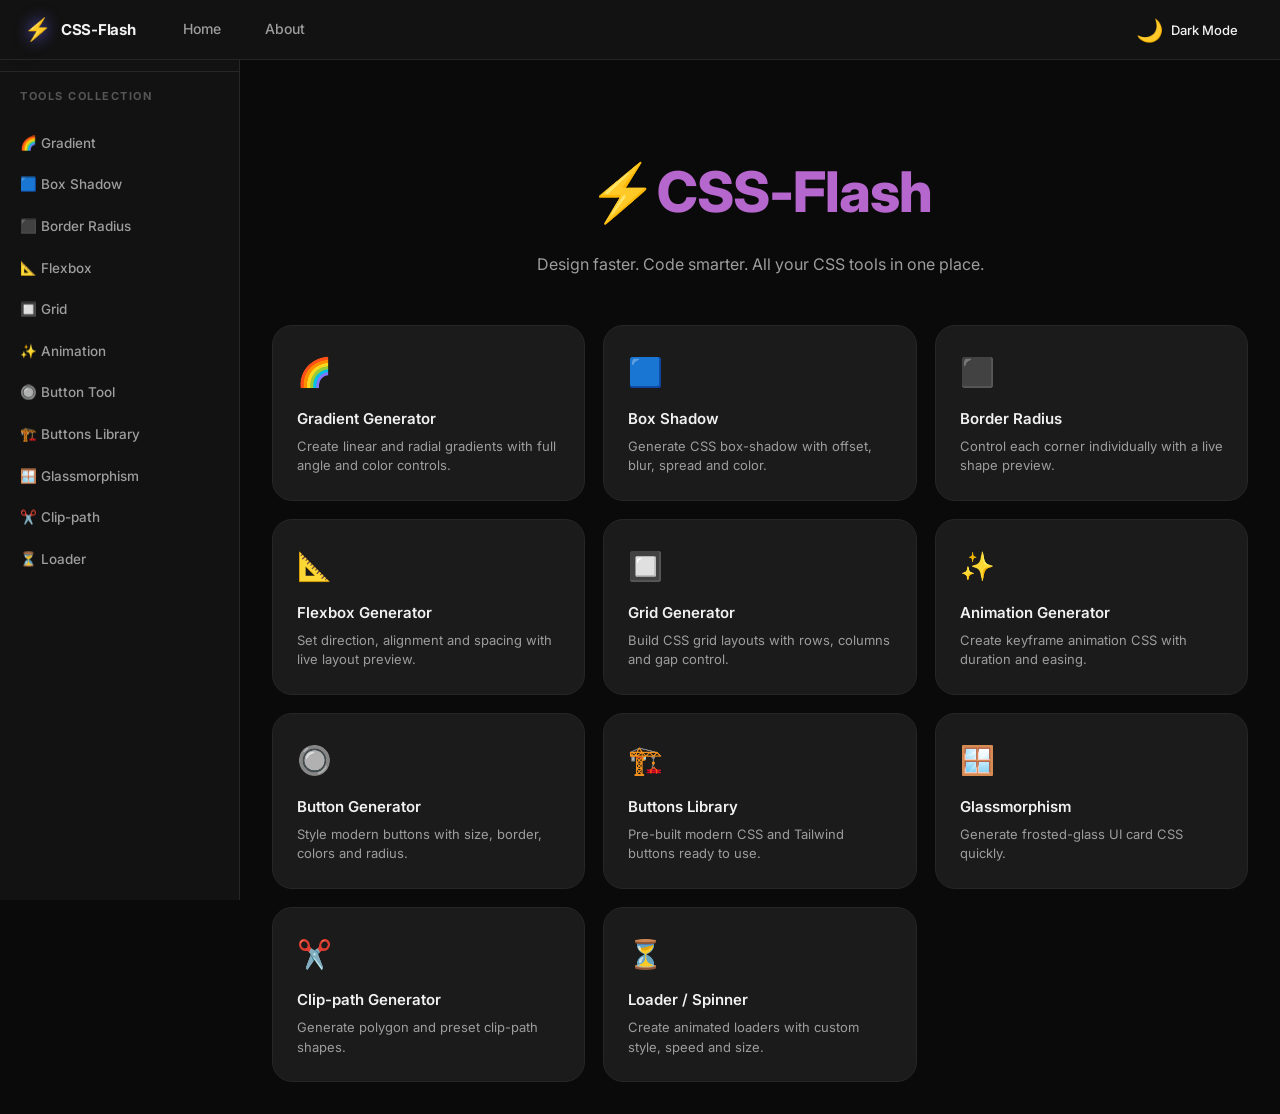
<file: index.html>
<!DOCTYPE html>
<html lang="en" data-theme="dark">
<head>
  <meta charset="UTF-8" />
  <meta name="viewport" content="width=device-width, initial-scale=1.0" />
  <title>CSS-Flash – Professional CSS Generators for Developers</title>
  <meta name="description" content="Free online CSS generators including box shadow generator CSS, gradient generator CSS, border radius generator, CSS glassmorphism generator, CSS button generator, flexbox generator tool, and CSS grid generator." />
  <meta name="keywords" content="box shadow generator CSS, gradient generator CSS, border radius generator, CSS glassmorphism generator, CSS button generator, flexbox generator tool, CSS grid generator" />
  <link rel="stylesheet" href="css/style.css" />
  <link rel="icon" href="data:image/svg+xml,<svg xmlns=%22http://www.w3.org/2000/svg%22 viewBox=%220 0 100 100%22><text y=%22.9em%22 font-size=%2290%22>⚡</text></svg>" />
</head>
<body>
  <aside class="sidebar" id="sidebar">
    <div class="sidebar-header">
      <a href="/" class="logo">
        <span class="logo-icon">⚡</span>
        <span class="logo-text">CSS-Flash</span>
      </a>
      <button class="sidebar-close" id="sidebarClose" aria-label="Close sidebar">✕</button>
    </div>
    <div class="sidebar-heading">Tools Collection</div>
    <nav class="sidebar-nav">
      <a href="pages/gradient.html" class="nav-item">🌈 Gradient</a>
      <a href="pages/box-shadow.html" class="nav-item">🟦 Box Shadow</a>
      <a href="pages/border-radius.html" class="nav-item">⬛ Border Radius</a>
      <a href="pages/flexbox.html" class="nav-item">📐 Flexbox</a>
      <a href="pages/grid.html" class="nav-item">🔲 Grid</a>
      <a href="pages/animation.html" class="nav-item">✨ Animation</a>
      <a href="pages/button.html" class="nav-item">🔘 Button Tool</a>
      <a href="pages/buttons-library.html" class="nav-item">🏗️ Buttons Library</a>
      <a href="pages/glass.html" class="nav-item">🪟 Glassmorphism</a>
      <a href="pages/clip-path.html" class="nav-item">✂️ Clip-path</a>
      <a href="pages/loader.html" class="nav-item">⏳ Loader</a>
    </nav>
  </aside>

  <header class="topbar">
    <div class="topbar-left">
      <button class="menu-btn" id="menuBtn" aria-label="Open menu">
        <svg fill="currentColor" viewBox="0 0 24 24" width="24" height="24">
          <path d="M3 18h18v-2H3v2zm0-5h18v-2H3v2zm0-7v2h18V6H3z"/>
        </svg>
      </button>
      <a href="index.html" class="logo">
        <span class="logo-icon">⚡</span>
        <span class="logo-text">CSS-Flash</span>
      </a>
      <nav class="topbar-nav">
        <a href="index.html" class="top-nav-link active">Home</a>
        <a href="pages/about.html" class="top-nav-link">About</a>
      </nav>
    </div>
    <div class="topbar-right">
      <button class="theme-toggle-top" id="themeToggleTop" aria-label="Toggle theme">
        <span class="theme-icon">🌙</span>
        <span class="theme-label" style="margin-left:8px; font-size:13px; font-weight:500;">Dark Mode</span>
      </button>
    </div>
  </header>

  <main class="main-content">
    <section id="home" class="tool-section active">
      <div class="home-hero">
        <h1>⚡CSS-Flash</h1>
        <p class="hero-sub">Design faster. Code smarter.
          All your CSS tools in one place.</p>
      </div>
      <div class="tools-grid">
        <a class="tool-card" href="pages/gradient.html"><div class="tc-icon">🌈</div><h2>Gradient Generator</h2><p>Create linear and radial gradients with full angle and color controls.</p></a>
        <a class="tool-card" href="pages/box-shadow.html"><div class="tc-icon">🟦</div><h2>Box Shadow</h2><p>Generate CSS box-shadow with offset, blur, spread and color.</p></a>
        <a class="tool-card" href="pages/border-radius.html"><div class="tc-icon">⬛</div><h2>Border Radius</h2><p>Control each corner individually with a live shape preview.</p></a>
        <a class="tool-card" href="pages/flexbox.html"><div class="tc-icon">📐</div><h2>Flexbox Generator</h2><p>Set direction, alignment and spacing with live layout preview.</p></a>
        <a class="tool-card" href="pages/grid.html"><div class="tc-icon">🔲</div><h2>Grid Generator</h2><p>Build CSS grid layouts with rows, columns and gap control.</p></a>
        <a class="tool-card" href="pages/animation.html"><div class="tc-icon">✨</div><h2>Animation Generator</h2><p>Create keyframe animation CSS with duration and easing.</p></a>
        <a class="tool-card" href="pages/button.html"><div class="tc-icon">🔘</div><h2>Button Generator</h2><p>Style modern buttons with size, border, colors and radius.</p></a>
        <a class="tool-card" href="pages/buttons-library.html"><div class="tc-icon">🏗️</div><h2>Buttons Library</h2><p>Pre-built modern CSS and Tailwind buttons ready to use.</p></a>
        <a class="tool-card" href="pages/glass.html"><div class="tc-icon">🪟</div><h2>Glassmorphism</h2><p>Generate frosted-glass UI card CSS quickly.</p></a>
        <a class="tool-card" href="pages/clip-path.html"><div class="tc-icon">✂️</div><h2>Clip-path Generator</h2><p>Generate polygon and preset clip-path shapes.</p></a>
        <a class="tool-card" href="pages/loader.html"><div class="tc-icon">⏳</div><h2>Loader / Spinner</h2><p>Create animated loaders with custom style, speed and size.</p></a>
      </div>
    </section>
  </main>

  <div class="toast" id="toast">✅ Code Copied!</div>
  <script src="js/main.js"></script>
  <!-- Google tag (gtag.js) -->
<script async src="https://www.googletagmanager.com/gtag/js?id=G-P8EDR38DTG"></script>
<script>
  window.dataLayer = window.dataLayer || [];
  function gtag(){dataLayer.push(arguments);}
  gtag('js', new Date());

  gtag('config', 'G-P8EDR38DTG');
</script>
</body>
</html>
</file>
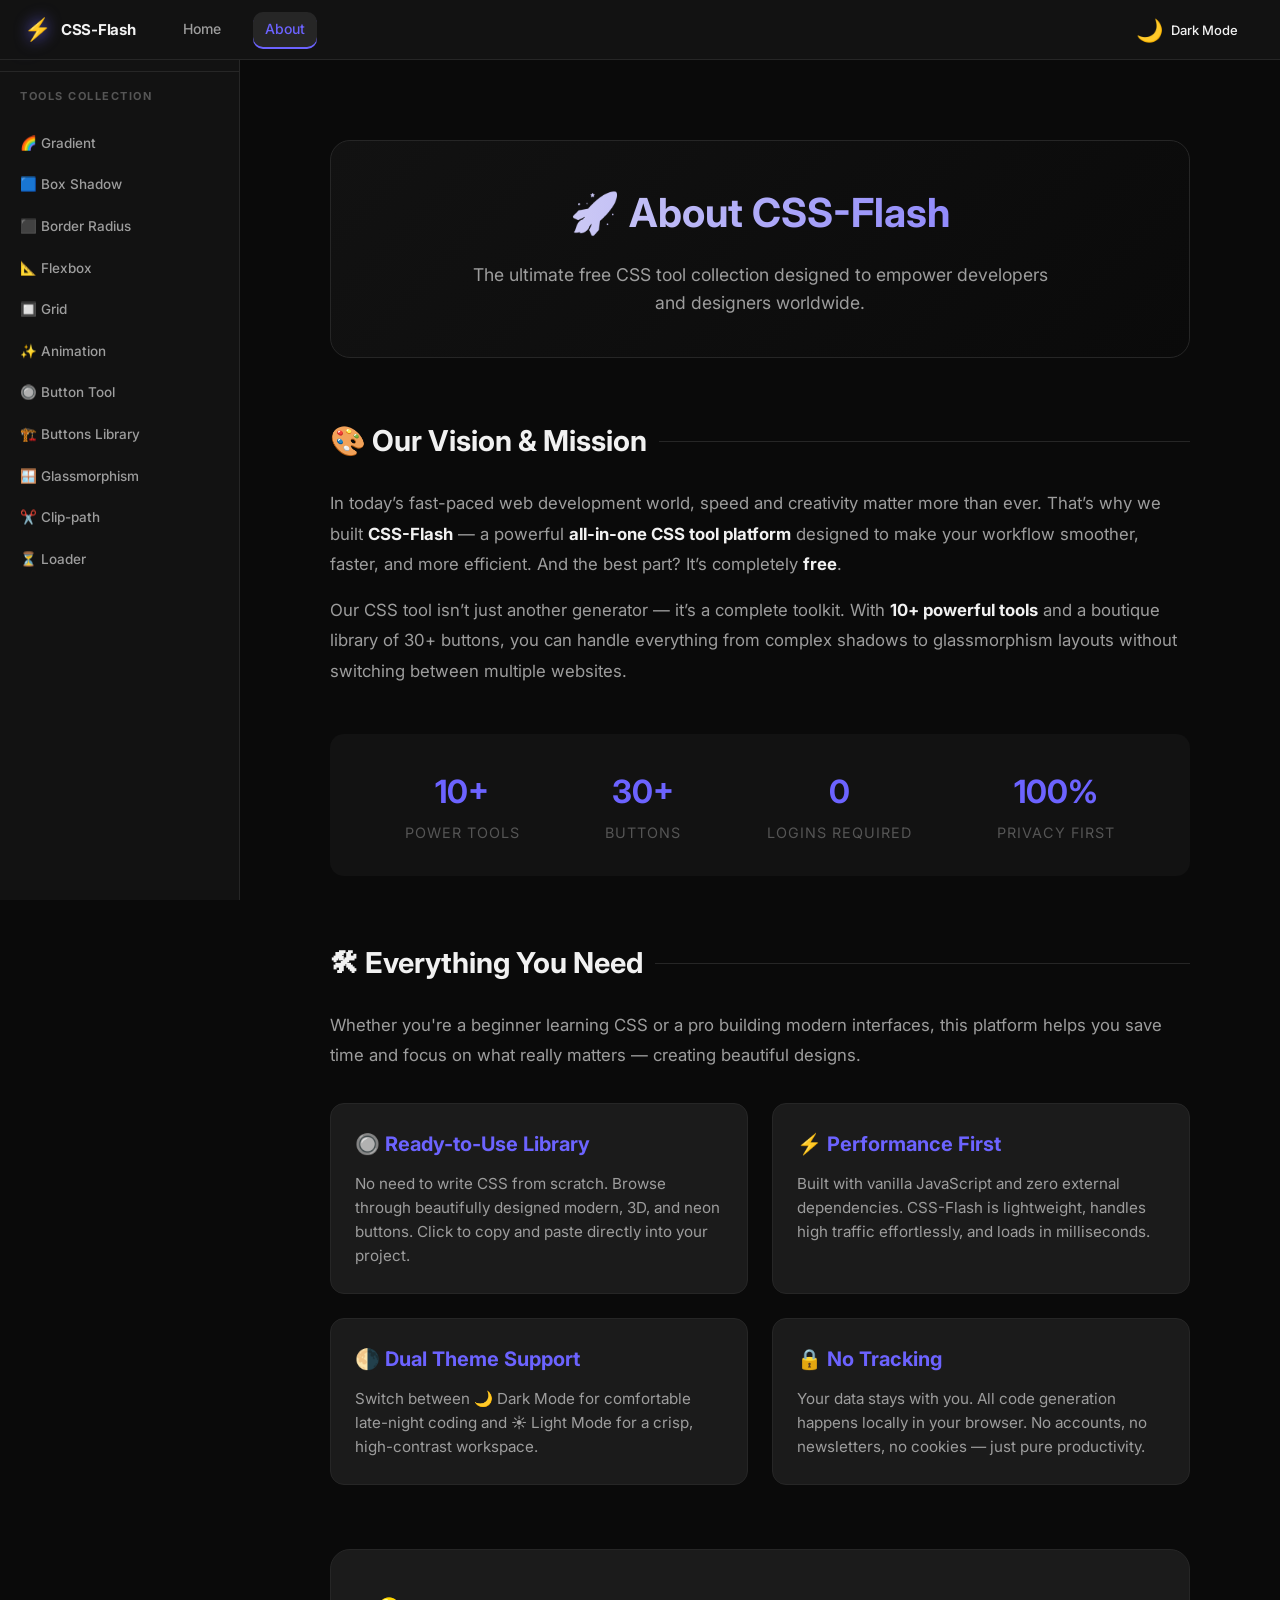
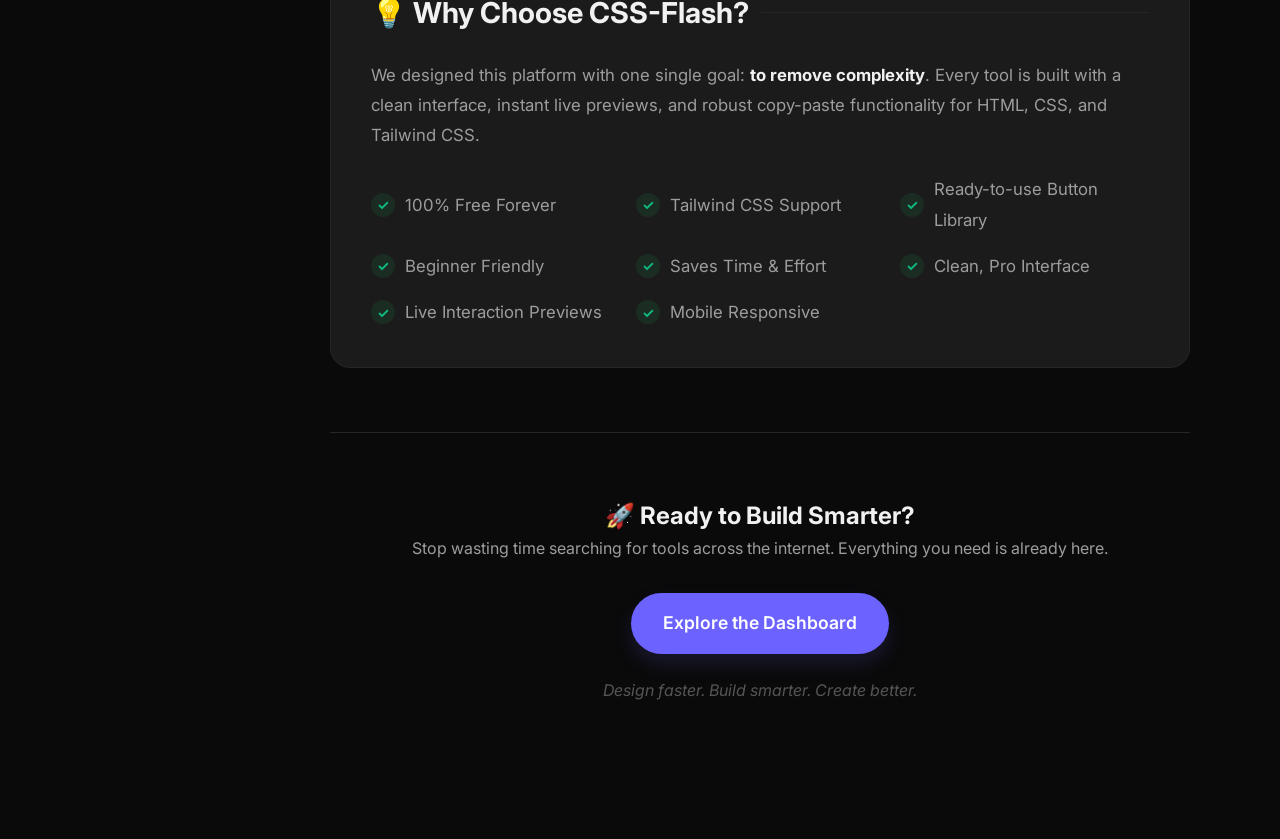
<file: pages/about.html>
<!DOCTYPE html>
<html lang="en" data-theme="dark">
<head>
  <meta charset="UTF-8" />
  <meta name="viewport" content="width=device-width, initial-scale=1.0" />
  <title>About CSS-Flash | The Ultimate Free CSS Tool Connection</title>
  <meta name="description" content="Learn about CSS-Flash, the all-in-one platform for modern CSS generators, pre-built button libraries, and developer utilities." />
  <meta name="keywords" content="CSS generator about, CSS-Flash mission, free developer tools, CSS button library, dark mode CSS tool" />
  <link rel="icon" href="data:image/svg+xml,<svg xmlns=%22http://www.w3.org/2000/svg%22 viewBox=%220 0 100 100%22><text y=%22.9em%22 font-size=%2290%22>⚡</text></svg>" />
  <link rel="stylesheet" href="../css/style.css" />
  <style>
    .about-container {
      max-width: 900px;
      margin: 0 auto;
      padding: 40px 20px;
    }
    .about-hero {
      text-align: center;
      margin-bottom: 60px;
      padding: 40px 0;
      background: linear-gradient(135deg, var(--bg-secondary), var(--bg-primary));
      border-radius: var(--radius-lg);
      border: 1px solid var(--border);
    }
    .about-hero h1 {
      font-size: 2.5rem;
      margin-bottom: 16px;
      background: linear-gradient(to right, var(--text-primary), var(--accent));
      -webkit-background-clip: text;
      -webkit-text-fill-color: transparent;
    }
    .hero-tag {
      font-size: 1.1rem;
      color: var(--text-secondary);
      max-width: 600px;
      margin: 0 auto;
    }
    .about-section {
      margin-bottom: 64px;
    }
    .about-section h2 {
      font-size: 1.8rem;
      margin-bottom: 24px;
      display: flex;
      align-items: center;
      gap: 12px;
      color: var(--text-primary);
    }
    .about-section h2::after {
      content: '';
      flex: 1;
      height: 1px;
      background: var(--border);
    }
    .about-content {
      color: var(--text-secondary);
      line-height: 1.8;
      font-size: 1.05rem;
    }
    .about-content b {
      color: var(--text-primary);
    }
    .feature-list {
      display: grid;
      grid-template-columns: repeat(auto-fit, minmax(280px, 1fr));
      gap: 24px;
      margin-top: 32px;
    }
    .about-card {
      background: var(--bg-card);
      border: 1px solid var(--border);
      padding: 24px;
      border-radius: var(--radius-md);
      transition: transform 0.3s ease, border-color 0.3s ease;
    }
    .about-card:hover {
      transform: translateY(-5px);
      border-color: var(--accent);
    }
    .about-card h3 {
      font-size: 1.25rem;
      margin-bottom: 12px;
      color: var(--accent);
      display: flex;
      align-items: center;
      gap: 8px;
    }
    .about-card p {
      font-size: 0.95rem;
      color: var(--text-secondary);
    }
    .stats-row {
      display: flex;
      justify-content: space-around;
      margin: 48px 0;
      padding: 32px;
      background: var(--bg-secondary);
      border-radius: var(--radius-md);
      text-align: center;
    }
    .stat-item h4 {
      font-size: 2rem;
      color: var(--accent);
      margin-bottom: 4px;
    }
    .stat-item p {
       font-size: 0.9rem;
       color: var(--text-muted);
       text-transform: uppercase;
       letter-spacing: 1px;
    }
    .checklist {
      list-style: none;
      display: grid;
      grid-template-columns: repeat(auto-fit, minmax(200px, 1fr));
      gap: 16px;
      margin-top: 24px;
    }
    .checklist li {
      display: flex;
      align-items: center;
      gap: 10px;
      color: var(--text-secondary);
    }
    .checklist li::before {
      content: '✓';
      color: var(--success);
      font-weight: bold;
      background: rgba(34, 197, 94, 0.1);
      width: 24px;
      height: 24px;
      display: flex;
      align-items: center;
      justify-content: center;
      border-radius: 50%;
      font-size: 14px;
    }
    .cta-footer {
      text-align: center;
      padding: 64px 0;
      border-top: 1px solid var(--border);
    }
    .btn-main-cta {
      display: inline-block;
      padding: 16px 32px;
      background: var(--accent);
      color: white;
      text-decoration: none;
      border-radius: 50px;
      font-weight: 600;
      font-size: 1.1rem;
      box-shadow: 0 10px 20px var(--accent-glow);
      transition: all 0.3s ease;
    }
    .btn-main-cta:hover {
      background: var(--accent-hover);
      transform: translateY(-3px);
      box-shadow: 0 15px 30px var(--accent-glow);
    }
  </style>
</head>
<body>

  <main class="main-content">
    <div class="about-container">
      
      <!-- Hero -->
      <section class="about-hero">
        <h1>🚀 About CSS-Flash</h1>
        <p class="hero-tag">The ultimate free CSS tool collection designed to empower developers and designers worldwide.</p>
      </section>

      <!-- Mission -->
      <section class="about-section">
        <h2>🎨 Our Vision & Mission</h2>
        <div class="about-content">
          <p>
            In today’s fast-paced web development world, speed and creativity matter more than ever. That’s why we built <b>CSS-Flash</b> — a powerful <b>all-in-one CSS tool platform</b> designed to make your workflow smoother, faster, and more efficient. And the best part? It’s completely <b>free</b>.
          </p>
          <p style="margin-top:16px;">
            Our CSS tool isn’t just another generator — it’s a complete toolkit. With <b>10+ powerful tools</b> and a boutique library of 30+ buttons, you can handle everything from complex shadows to glassmorphism layouts without switching between multiple websites.
          </p>
        </div>
        
        <div class="stats-row">
          <div class="stat-item">
            <h4>10+</h4>
            <p>Power Tools</p>
          </div>
          <div class="stat-item">
            <h4>30+</h4>
            <p>Buttons</p>
          </div>
          <div class="stat-item">
            <h4>0</h4>
            <p>Logins Required</p>
          </div>
          <div class="stat-item">
            <h4>100%</h4>
            <p>Privacy First</p>
          </div>
        </div>
      </section>

      <!-- Key Features -->
      <section class="about-section">
        <h2>🛠 Everything You Need</h2>
        <div class="about-content">
          <p>Whether you're a beginner learning CSS or a pro building modern interfaces, this platform helps you save time and focus on what really matters — creating beautiful designs.</p>
        </div>
        <div class="feature-list">
          <div class="about-card">
            <h3>🔘 Ready-to-Use Library</h3>
            <p>No need to write CSS from scratch. Browse through beautifully designed modern, 3D, and neon buttons. Click to copy and paste directly into your project.</p>
          </div>
          <div class="about-card">
            <h3>⚡ Performance First</h3>
            <p>Built with vanilla JavaScript and zero external dependencies. CSS-Flash is lightweight, handles high traffic effortlessly, and loads in milliseconds.</p>
          </div>
          <div class="about-card">
            <h3>🌗 Dual Theme Support</h3>
            <p>Switch between 🌙 Dark Mode for comfortable late-night coding and ☀️ Light Mode for a crisp, high-contrast workspace.</p>
          </div>
          <div class="about-card">
            <h3>🔒 No Tracking</h3>
            <p>Your data stays with you. All code generation happens locally in your browser. No accounts, no newsletters, no cookies — just pure productivity.</p>
          </div>
        </div>
      </section>

      <!-- Philosophy -->
      <section class="about-section" style="background: var(--bg-card); padding: 40px; border-radius: var(--radius-lg); border: 1px solid var(--border);">
        <h2 style="border:none;">💡 Why Choose CSS-Flash?</h2>
        <div class="about-content">
          <p>We designed this platform with one single goal: <b>to remove complexity</b>. Every tool is built with a clean interface, instant live previews, and robust copy-paste functionality for HTML, CSS, and Tailwind CSS.</p>
          
          <ul class="checklist">
            <li>100% Free Forever</li>
            <li>Tailwind CSS Support</li>
            <li>Ready-to-use Button Library</li>
            <li>Beginner Friendly</li>
            <li>Saves Time & Effort</li>
            <li>Clean, Pro Interface</li>
            <li>Live Interaction Previews</li>
            <li>Mobile Responsive</li>
          </ul>
        </div>
      </section>

      <!-- Call to Action -->
      <footer class="cta-footer">
        <h2>🚀 Ready to Build Smarter?</h2>
        <p style="color: var(--text-secondary); margin-bottom: 32px;">Stop wasting time searching for tools across the internet. Everything you need is already here.</p>
        <a href="../index.html" class="btn-main-cta">Explore the Dashboard</a>
        <p style="margin-top:24px; font-style: italic; color: var(--text-muted);">Design faster. Build smarter. Create better.</p>
      </footer>

    </div>
  </main>

  <script src="../js/main.js"></script>
</body>
</html>
</file>
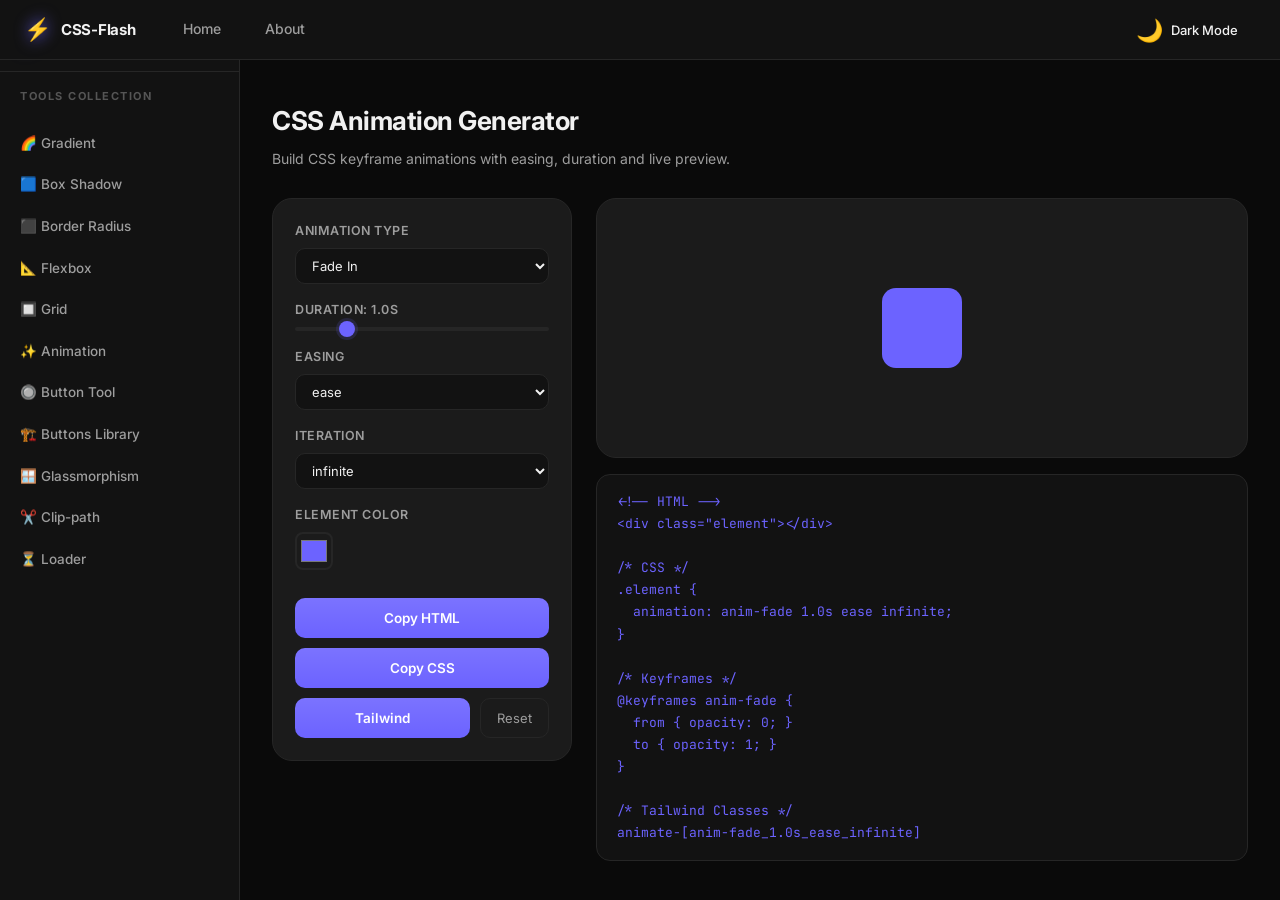
<file: pages/animation.html>
<!DOCTYPE html>
<html lang="en" data-theme="dark">
<head>
  <meta charset="UTF-8" />
  <meta name="viewport" content="width=device-width, initial-scale=1.0" />
  <title>Animation Generator | css-flash</title>
  <meta name="description" content="CSS-Flash animation generator to create keyframe animation CSS with duration, easing, and iteration controls." />
  <meta name="keywords" content="CSS animation generator, keyframes generator, animation CSS tool, animate CSS code, CSS-Flash" />
  <link rel="icon" href="data:image/svg+xml,<svg xmlns=%22http://www.w3.org/2000/svg%22 viewBox=%220 0 100 100%22><text y=%22.9em%22 font-size=%2290%22>⚡</text></svg>" />
  <link rel="stylesheet" href="../css/style.css" />
</head>
<body>
  <main class="main-content">
    <section id="animation" class="tool-section active">
      <div class="section-header"><h1>CSS Animation Generator</h1><p>Build CSS keyframe animations with easing, duration and live preview.</p></div>
      <div class="tool-layout">
        <div class="controls-panel">
          <div class="control-group"><label>Animation Type</label><select id="animType"><option value="fade">Fade In</option><option value="slide-up">Slide Up</option><option value="slide-left">Slide Left</option><option value="bounce">Bounce</option><option value="rotate">Rotate</option><option value="scale">Scale</option><option value="shake">Shake</option></select></div>
          <div class="control-group"><label>Duration: <span id="animDurVal">1</span>s</label><input type="range" id="animDuration" min="1" max="50" value="10" /></div>
          <div class="control-group"><label>Easing</label><select id="animEasing"><option value="ease">ease</option><option value="ease-in">ease-in</option><option value="ease-out">ease-out</option><option value="ease-in-out">ease-in-out</option><option value="linear">linear</option><option value="cubic-bezier(0.68,-0.55,0.27,1.55)">Spring</option></select></div>
          <div class="control-group"><label>Iteration</label><select id="animIteration"><option value="infinite">infinite</option><option value="1">1</option><option value="2">2</option><option value="3">3</option></select></div>
          <div class="control-group"><label>Element Color</label><div class="color-row"><input type="color" id="animColor" value="#6c63ff" /></div></div>
          <div class="action-row"><button class="btn-copy" id="copyAnimationHtml">Copy HTML</button><button class="btn-copy" id="copyAnimationCss">Copy CSS</button><button class="btn-copy" id="copyAnimationTw">Tailwind</button><button class="btn-reset" id="resetAnimation">Reset</button></div>
        </div>
        <div class="preview-panel"><div class="preview-box anim-canvas"><div class="anim-demo" id="animPreview"></div></div><div class="code-block"><pre id="animationCode"></pre></div></div>
      </div>
    </section>
  </main>
  <div class="toast" id="toast">Code copied</div>
  <script src="../js/main.js"></script>
</body>
</html>
</file>
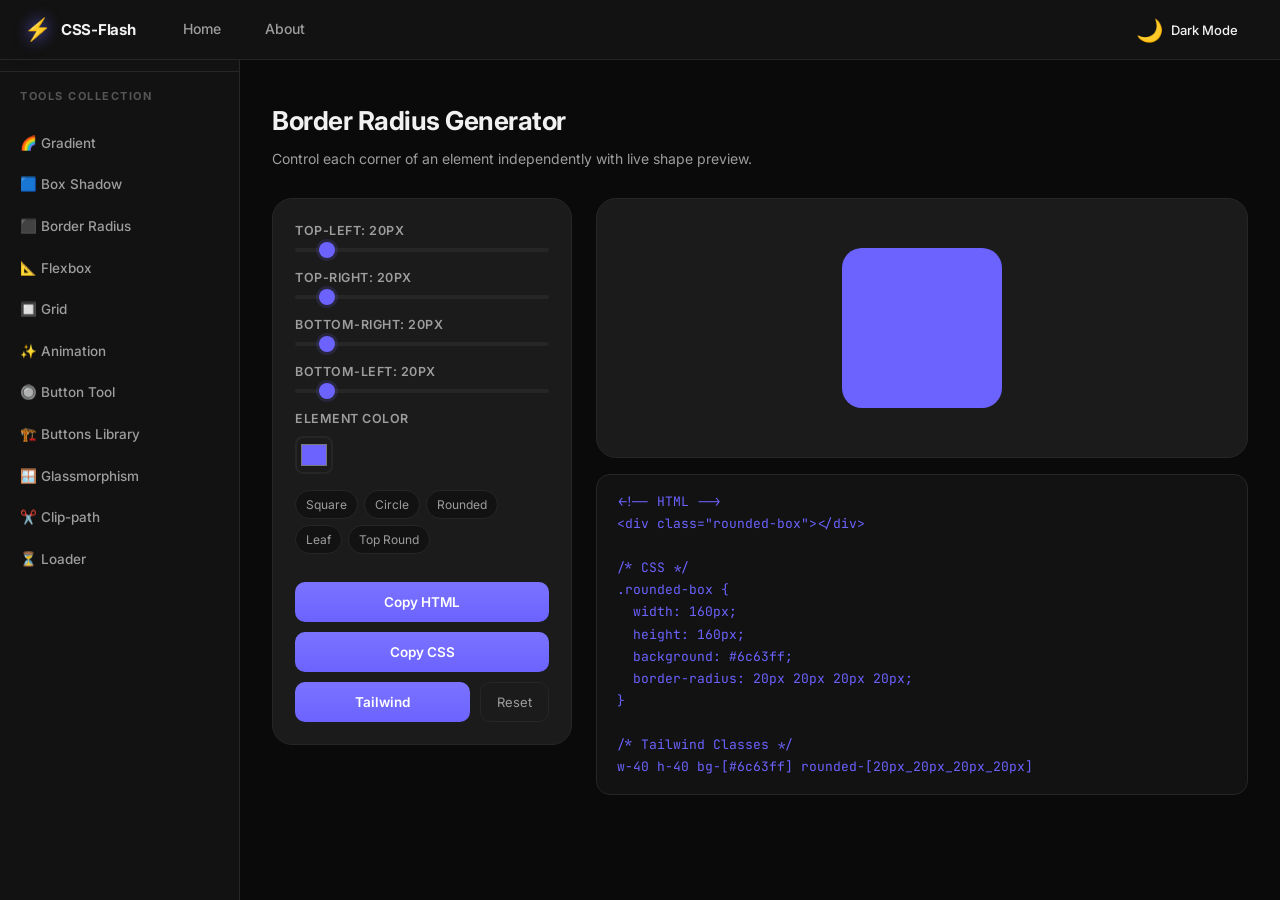
<file: pages/border-radius.html>
<!DOCTYPE html>
<html lang="en" data-theme="dark">
<head>
  <meta charset="UTF-8" />
  <meta name="viewport" content="width=device-width, initial-scale=1.0" />
  <title>Border Radius Generator | css-flash</title>
  <meta name="description" content="CSS-Flash border radius generator to build rounded corner styles with per-corner controls, live preview, and copy-ready HTML/CSS code." />
  <meta name="keywords" content="border radius generator, CSS border radius generator, rounded corners CSS, border-radius tool, CSS-Flash" />
  <link rel="icon" href="data:image/svg+xml,<svg xmlns=%22http://www.w3.org/2000/svg%22 viewBox=%220 0 100 100%22><text y=%22.9em%22 font-size=%2290%22>⚡</text></svg>" />
  <link rel="stylesheet" href="../css/style.css" />
</head>
<body>
  <main class="main-content">
    <section id="border-radius" class="tool-section active">
      <div class="section-header">
        <h1>Border Radius Generator</h1>
        <p>Control each corner of an element independently with live shape preview.</p>
      </div>
      <div class="tool-layout">
        <div class="controls-panel">
          <div class="control-group"><label>Top-Left: <span id="brTLVal">20</span>px</label><input type="range" id="brTL" min="0" max="200" value="20" /></div>
          <div class="control-group"><label>Top-Right: <span id="brTRVal">20</span>px</label><input type="range" id="brTR" min="0" max="200" value="20" /></div>
          <div class="control-group"><label>Bottom-Right: <span id="brBRVal">20</span>px</label><input type="range" id="brBR" min="0" max="200" value="20" /></div>
          <div class="control-group"><label>Bottom-Left: <span id="brBLVal">20</span>px</label><input type="range" id="brBL" min="0" max="200" value="20" /></div>
          <div class="control-group"><label>Element Color</label><div class="color-row"><input type="color" id="brColor" value="#6c63ff" /></div></div>
          <div class="preset-chips">
            <span class="chip" data-br="0,0,0,0">Square</span>
            <span class="chip" data-br="50,50,50,50">Circle</span>
            <span class="chip" data-br="30,30,30,30">Rounded</span>
            <span class="chip" data-br="100,0,100,0">Leaf</span>
            <span class="chip" data-br="50,50,0,0">Top Round</span>
          </div>
          <div class="action-row">
            <button class="btn-copy" id="copyBorderRadiusHtml">Copy HTML</button>
            <button class="btn-copy" id="copyBorderRadiusCss">Copy CSS</button>
            <button class="btn-copy" id="copyBorderRadiusTw">Tailwind</button>
            <button class="btn-reset" id="resetBorderRadius">Reset</button>
          </div>
        </div>
        <div class="preview-panel">
          <div class="preview-box"><div class="br-demo" id="borderRadiusPreview"></div></div>
          <div class="code-block"><pre id="borderRadiusCode"></pre></div>
        </div>
      </div>
    </section>
  </main>
  <div class="toast" id="toast">Code copied</div>
  <script src="../js/main.js"></script>
</body>
</html>
</file>
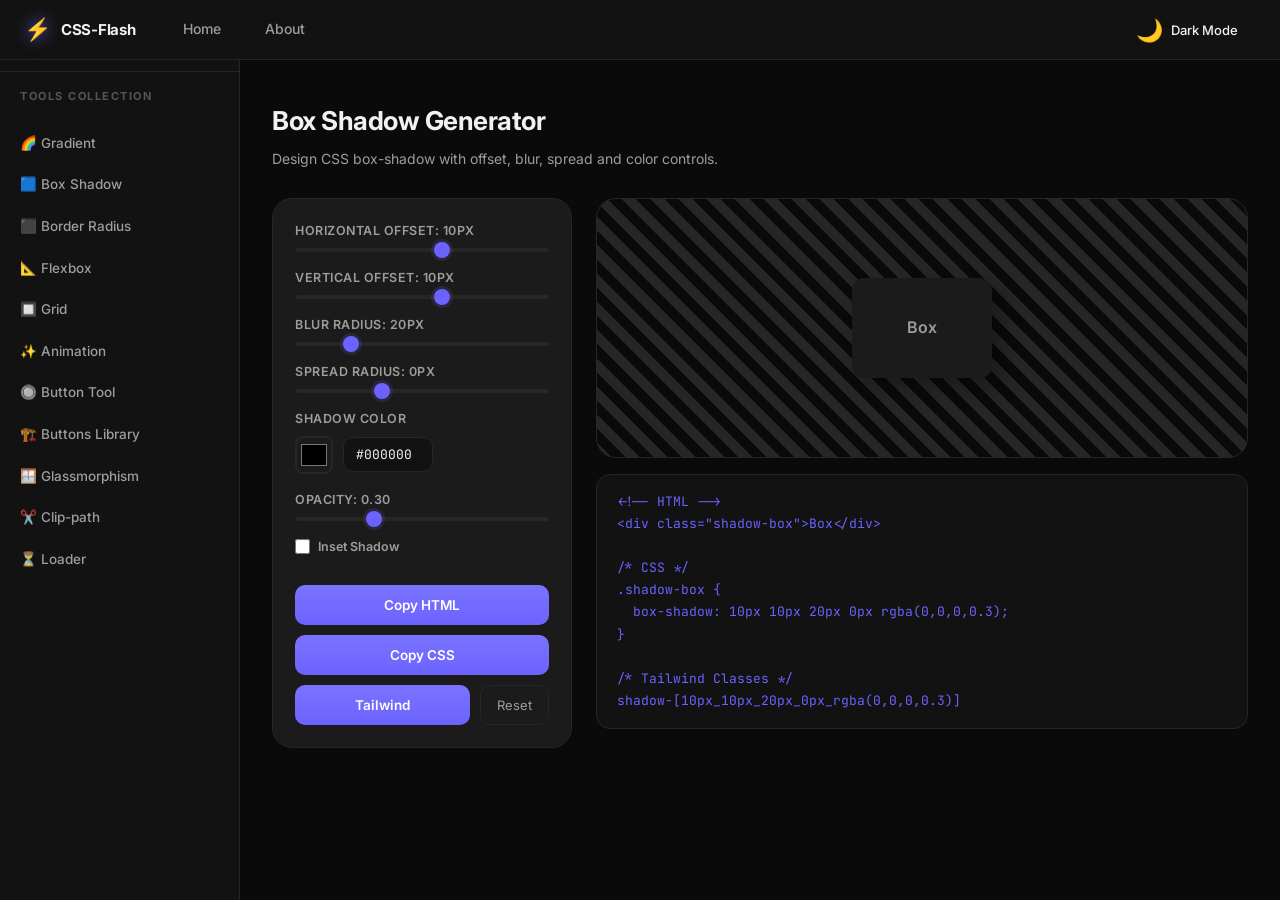
<file: pages/box-shadow.html>
<!DOCTYPE html>
<html lang="en" data-theme="dark">
<head>
  <meta charset="UTF-8" />
  <meta name="viewport" content="width=device-width, initial-scale=1.0" />
  <title>Box Shadow Generator | css-flash</title>
  <meta name="description" content="CSS-Flash box shadow generator CSS tool to create custom box-shadow styles with live preview and copy-ready HTML/CSS code." />
  <meta name="keywords" content="box shadow generator CSS, CSS box shadow generator, box-shadow tool, shadow CSS generator, CSS-Flash" />
  <link rel="icon" href="data:image/svg+xml,<svg xmlns=%22http://www.w3.org/2000/svg%22 viewBox=%220 0 100 100%22><text y=%22.9em%22 font-size=%2290%22>⚡</text></svg>" />
  <link rel="stylesheet" href="../css/style.css" />
</head>
<body>
  <main class="main-content">
    <section id="box-shadow" class="tool-section active">
      <div class="section-header">
        <h1>Box Shadow Generator</h1>
        <p>Design CSS box-shadow with offset, blur, spread and color controls.</p>
      </div>
      <div class="tool-layout">
        <div class="controls-panel">
          <div class="control-group"><label>Horizontal Offset: <span id="shadowXVal">10</span>px</label><input type="range" id="shadowX" min="-60" max="60" value="10" /></div>
          <div class="control-group"><label>Vertical Offset: <span id="shadowYVal">10</span>px</label><input type="range" id="shadowY" min="-60" max="60" value="10" /></div>
          <div class="control-group"><label>Blur Radius: <span id="shadowBlurVal">20</span>px</label><input type="range" id="shadowBlur" min="0" max="100" value="20" /></div>
          <div class="control-group"><label>Spread Radius: <span id="shadowSpreadVal">0</span>px</label><input type="range" id="shadowSpread" min="-30" max="60" value="0" /></div>
          <div class="control-group"><label>Shadow Color</label><div class="color-row"><input type="color" id="shadowColor" value="#000000" /><input type="text" id="shadowColorHex" value="#000000" class="hex-input" /></div></div>
          <div class="control-group"><label>Opacity: <span id="shadowOpacityVal">0.3</span></label><input type="range" id="shadowOpacity" min="0" max="100" value="30" /></div>
          <div class="control-group"><label class="checkbox-label"><input type="checkbox" id="shadowInset" />Inset Shadow</label></div>
          <div class="action-row">
            <button class="btn-copy" id="copyShadowHtml">Copy HTML</button>
            <button class="btn-copy" id="copyShadowCss">Copy CSS</button>
            <button class="btn-copy" id="copyShadowTw">Tailwind</button>
            <button class="btn-reset" id="resetShadow">Reset</button>
          </div>
        </div>
        <div class="preview-panel">
          <div class="preview-box shadow-canvas"><div class="shadow-demo" id="shadowPreview">Box</div></div>
          <div class="code-block"><pre id="shadowCode"></pre></div>
        </div>
      </div>
    </section>
  </main>
  <div class="toast" id="toast">Code copied</div>
  <script src="../js/main.js"></script>
</body>
</html>
</file>
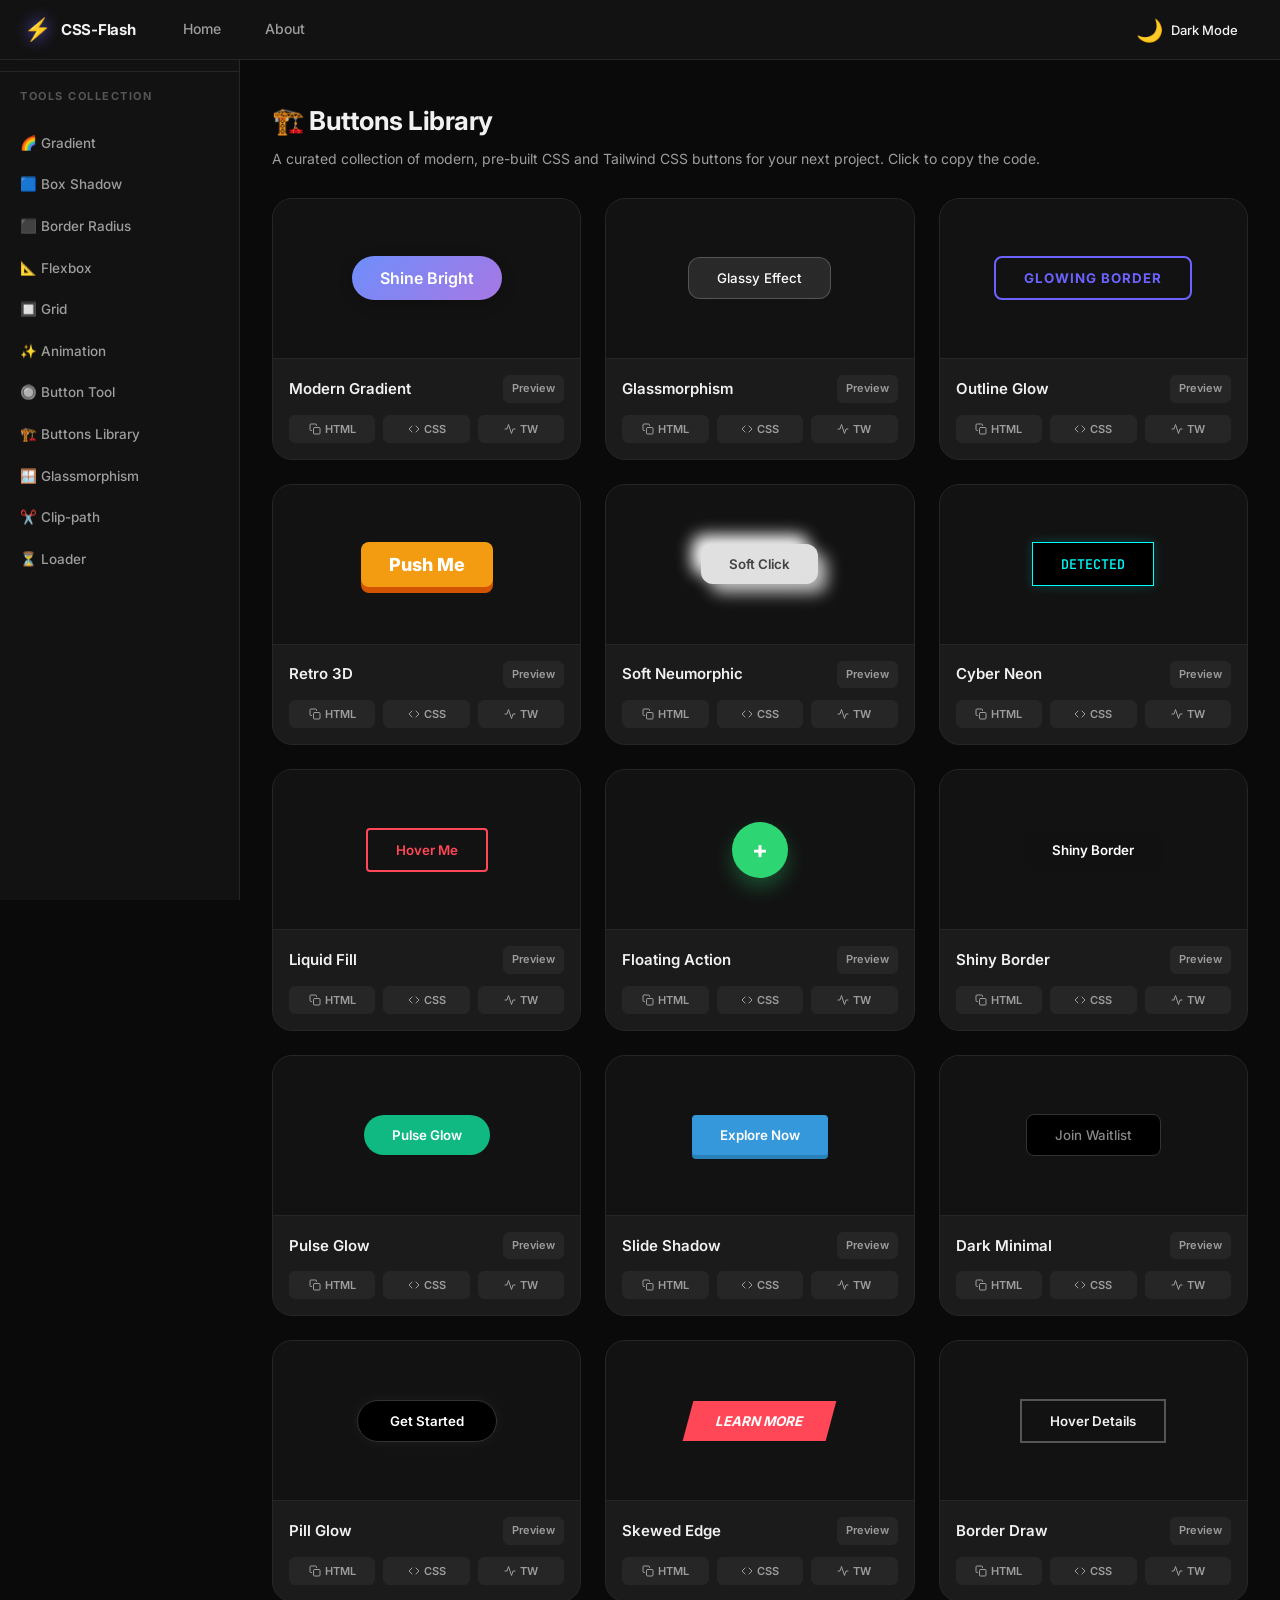
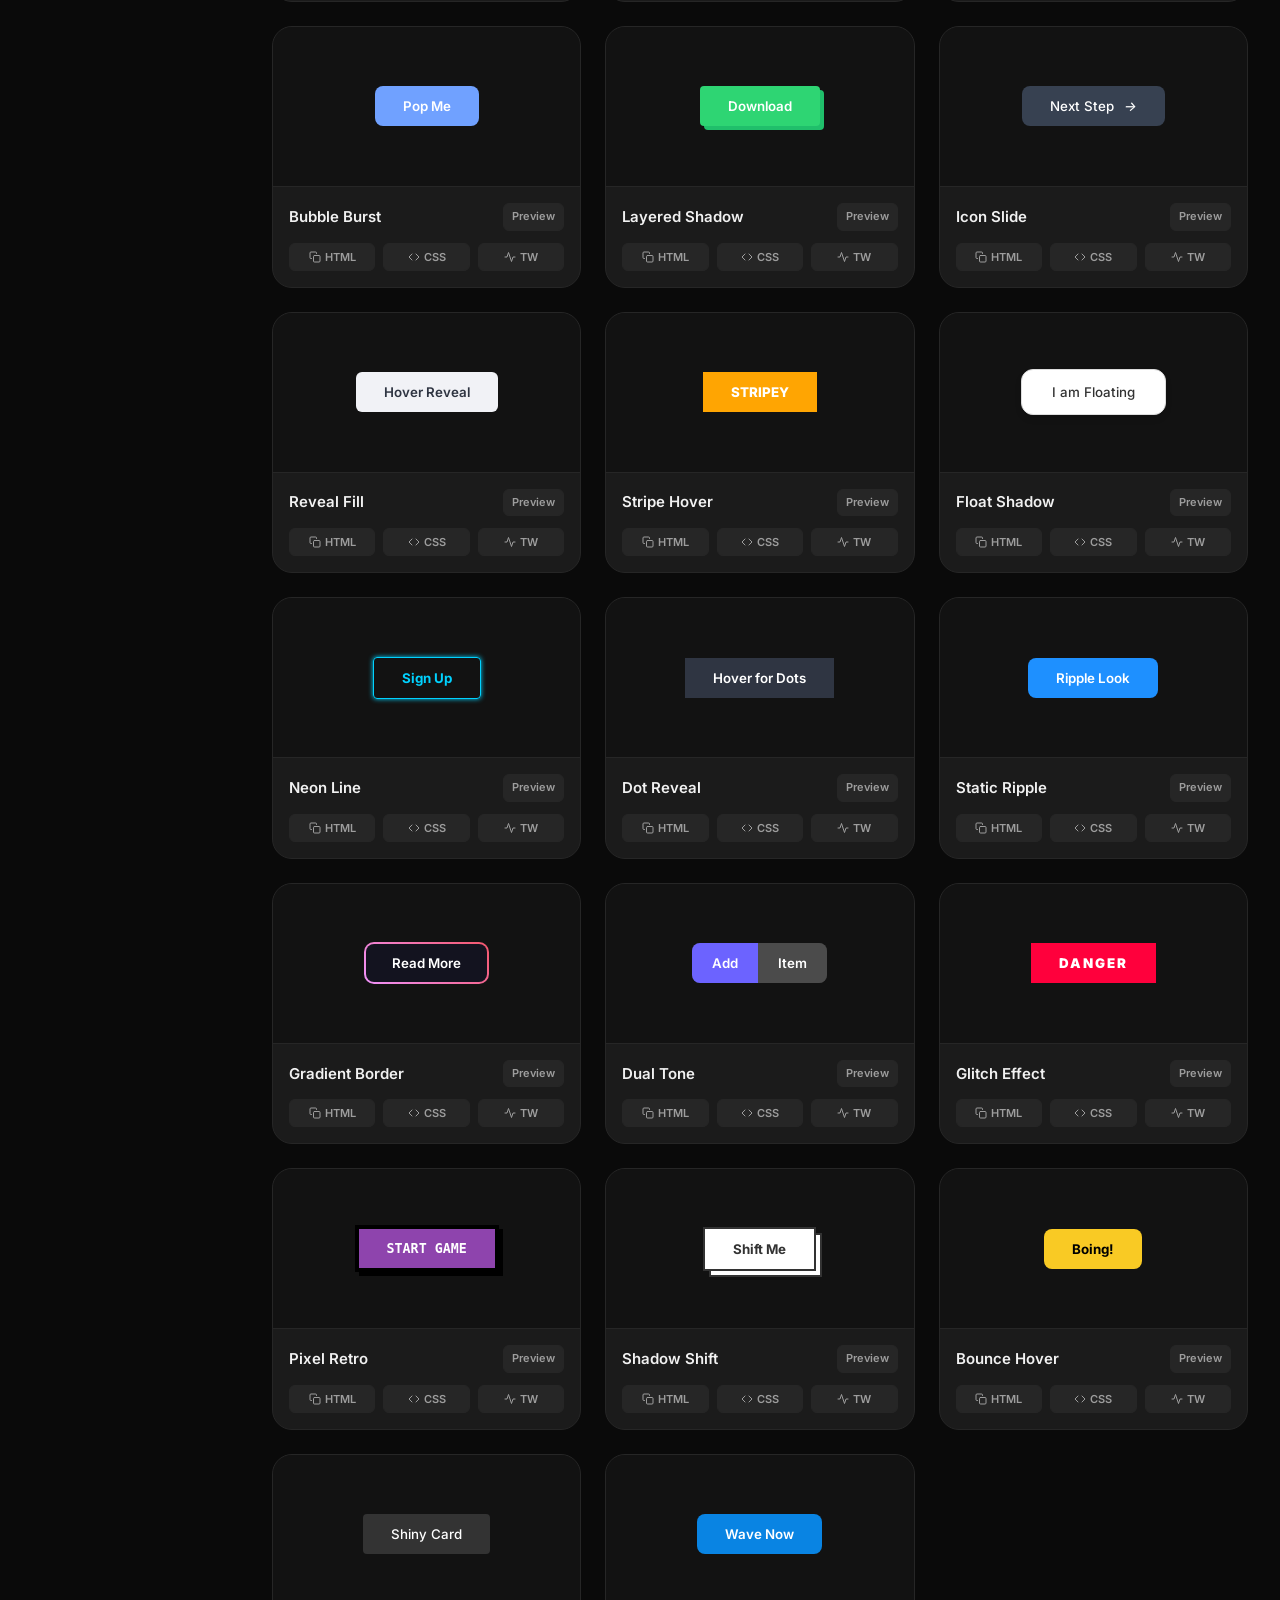
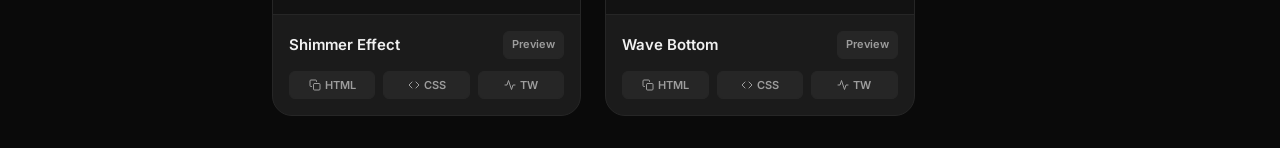
<file: pages/button-preview.html>
<!DOCTYPE html>
<html lang="en" data-theme="dark">
<head>
  <meta charset="UTF-8" />
  <meta name="viewport" content="width=device-width, initial-scale=1.0" />
  <title>Button Preview | CSS-Flash</title>
  <meta name="description" content="View button details with HTML, CSS, and Tailwind CSS code." />
  <link rel="icon" href="data:image/svg+xml,<svg xmlns=%22http://www.w3.org/2000/svg%22 viewBox=%220 0 100 100%22><text y=%22.9em%22 font-size=%2290%22>⚡</text></svg>" />
  <link rel="stylesheet" href="../css/style.css" />
  <style>
    .preview-header {
      display: flex;
      align-items: center;
      gap: 16px;
      margin-bottom: 24px;
    }
    .btn-back {
      padding: 8px 16px;
      background: var(--bg-hover);
      border: 1px solid var(--border);
      border-radius: var(--radius-sm);
      color: var(--text-primary);
      text-decoration: none;
      font-size: 14px;
      font-weight: 500;
      display: inline-flex;
      align-items: center;
      gap: 8px;
    }
    .btn-back:hover {
      background: var(--border);
    }
    .preview-container {
      display: grid;
      grid-template-columns: 1fr 1fr;
      gap: 32px;
      margin-top: 20px;
    }
    .preview-visual {
      background: var(--bg-card);
      border: 1px solid var(--border);
      border-radius: var(--radius-lg);
      padding: 64px;
      display: flex;
      align-items: center;
      justify-content: center;
      min-height: 300px;
      position: sticky;
      top: 24px;
    }
    .preview-details {
      display: flex;
      flex-direction: column;
      gap: 24px;
    }
    .code-section {
      background: var(--bg-card);
      border: 1px solid var(--border);
      border-radius: var(--radius-lg);
      overflow: hidden;
    }
    .code-header {
      padding: 12px 16px;
      background: var(--bg-secondary);
      border-bottom: 1px solid var(--border);
      display: flex;
      justify-content: space-between;
      align-items: center;
    }
    .code-header h4 {
      font-size: 13px;
      font-weight: 600;
      text-transform: uppercase;
      letter-spacing: 0.5px;
      color: var(--text-secondary);
    }
    .btn-copy-code {
      padding: 6px 12px;
      background: var(--accent);
      border: none;
      border-radius: 4px;
      color: white;
      font-size: 11px;
      font-weight: 600;
      cursor: pointer;
    }
    .btn-copy-code:hover {
      background: var(--accent-hover);
    }
    .code-content {
      padding: 0;
      margin: 0;
    }
    .code-content pre {
      padding: 16px;
      margin: 0;
      font-family: 'JetBrains Mono', monospace;
      font-size: 13px;
      color: var(--accent);
      overflow-x: auto;
      white-space: pre-wrap;
    }
    @media (max-width: 900px) {
      .preview-container {
        grid-template-columns: 1fr;
      }
      .preview-visual {
        position: static;
        min-height: 200px;
      }
    }
  </style>
</head>
<body>
  <main class="main-content">
    <div class="preview-header">
      <a href="buttons-library.html" class="btn-back">
        <svg width="16" height="16" viewBox="0 0 24 24" fill="none" stroke="currentColor" stroke-width="2.5" stroke-linecap="round" stroke-linejoin="round"><path d="M19 12H5M12 19l-7-7 7-7"/></svg>
        Back to Library
      </a>
      <h1 id="buttonName">Button Detail</h1>
    </div>

    <div class="preview-container">
      <div class="preview-visual" id="canvas">
        <!-- Button will be injected here -->
      </div>
      <div class="preview-details">
        <div class="code-section">
          <div class="code-header">
            <h4>HTML Snippet</h4>
            <button class="btn-copy-code" onclick="copySnippet('html')">Copy HTML</button>
          </div>
          <div class="code-content">
            <pre id="htmlCode"></pre>
          </div>
        </div>

        <div class="code-section">
          <div class="code-header">
            <h4>CSS Snippet</h4>
            <button class="btn-copy-code" onclick="copySnippet('css')">Copy CSS</button>
          </div>
          <div class="code-content">
            <pre id="cssCode"></pre>
          </div>
        </div>

        <div class="code-section">
          <div class="code-header">
            <h4>Tailwind Classes</h4>
            <button class="btn-copy-code" onclick="copySnippet('tailwind')">Copy Tailwind</button>
          </div>
          <div class="code-content">
            <pre id="tailwindCode"></pre>
          </div>
        </div>
      </div>
    </div>
  </main>

  <div class="toast" id="toast">✅ Code Copied!</div>

  <script src="../js/buttons-data.js"></script>
  <script src="../js/main.js"></script>
  <script>
    let currentIdx = -1;

    document.addEventListener('DOMContentLoaded', () => {
      const urlParams = new URLSearchParams(window.location.search);
      const id = parseInt(urlParams.get('id'));

      if (isNaN(id) || id < 0 || id >= PREBUILT_BUTTONS.length) {
        window.location.href = 'buttons-library.html';
        return;
      }

      currentIdx = id;
      const btn = PREBUILT_BUTTONS[id];

      // Set titles
      document.title = `${btn.name} - CSS-Flash Preview`;
      document.getElementById('buttonName').textContent = btn.name;

      // Inject Button Preview
      const canvas = document.getElementById('canvas');
      canvas.innerHTML = btn.html;

      // Inject Code
      document.getElementById('htmlCode').textContent = btn.html;
      document.getElementById('cssCode').textContent = btn.css;
      document.getElementById('tailwindCode').textContent = btn.tailwind;

      // Inject specific styles
      const styleTag = document.createElement('style');
      styleTag.textContent = btn.css;
      document.head.appendChild(styleTag);
    });

    function copySnippet(type) {
      const btn = PREBUILT_BUTTONS[currentIdx];
      let text = '';
      if (type === 'html') text = btn.html;
      else if (type === 'css') text = btn.css;
      else if (type === 'tailwind') text = btn.tailwind;

      if (typeof copyToClipboard === 'function') {
        copyToClipboard(text);
      } else {
        navigator.clipboard.writeText(text).then(() => {
          const toast = document.getElementById('toast');
          toast.classList.add('show');
          setTimeout(() => toast.classList.remove('show'), 2000);
        });
      }
    }
  </script>
</body>
</html>
</file>
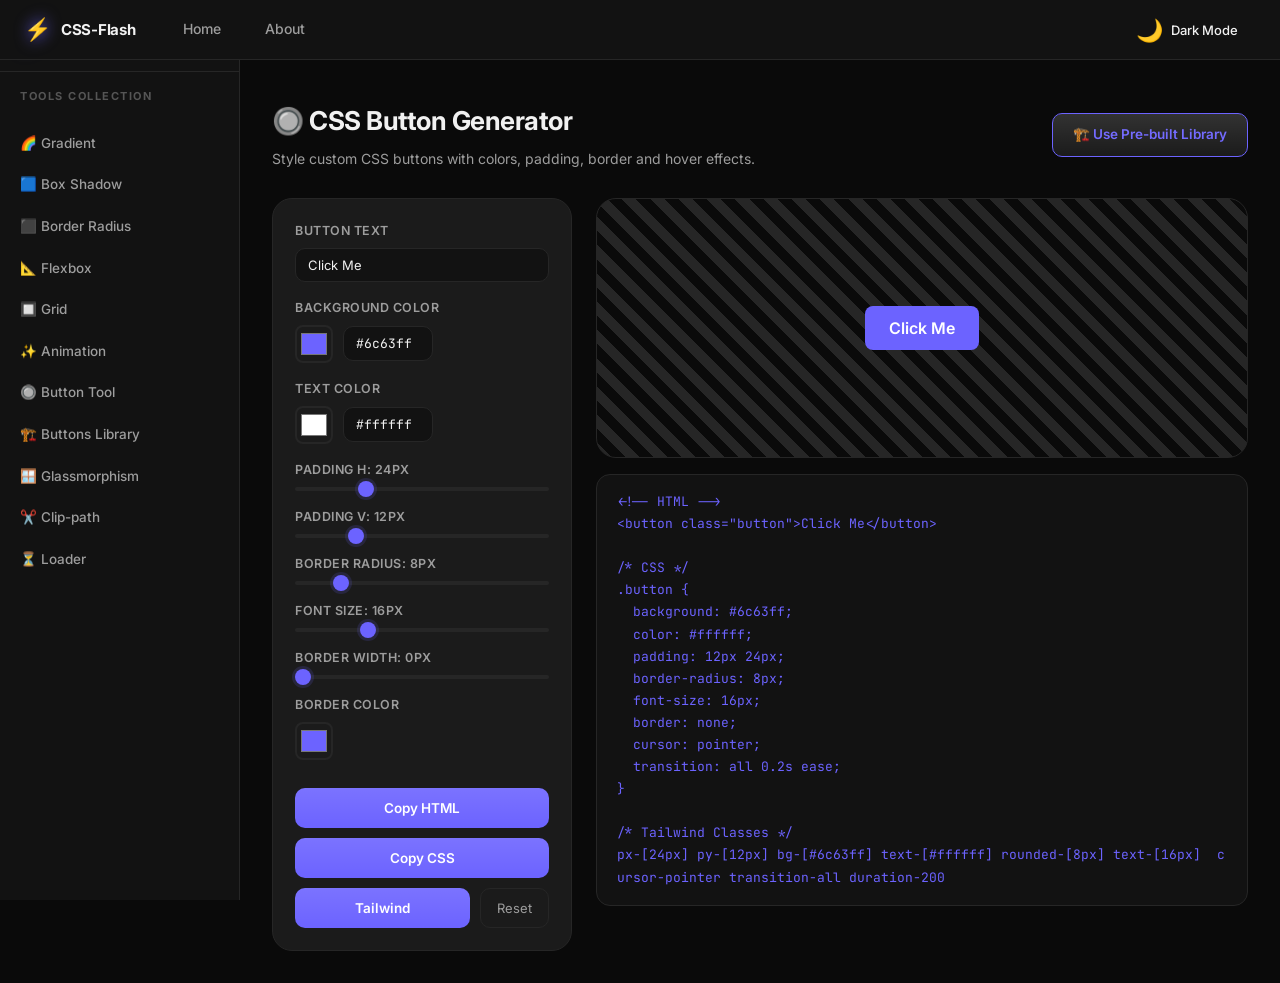
<file: pages/button.html>
<!DOCTYPE html>
<html lang="en" data-theme="dark">
<head>
  <meta charset="UTF-8" />
  <meta name="viewport" content="width=device-width, initial-scale=1.0" />
  <title>Button Generator | css-flash</title>
  <meta name="description" content="CSS-Flash CSS button generator to design custom button styles with color, spacing, border, and radius controls." />
  <meta name="keywords" content="CSS button generator, button generator CSS, custom button CSS tool, button style generator, CSS-Flash" />
  <link rel="icon" href="data:image/svg+xml,<svg xmlns=%22http://www.w3.org/2000/svg%22 viewBox=%220 0 100 100%22><text y=%22.9em%22 font-size=%2290%22>⚡</text></svg>" />
  <link rel="stylesheet" href="../css/style.css" />
</head>
<body>
  <main class="main-content">
    <section id="button" class="tool-section active">
      <div class="section-header">
        <div style="display: flex; align-items: center; justify-content: space-between; flex-wrap: wrap; gap: 16px;">
          <div>
            <h1>🔘 CSS Button Generator</h1>
            <p>Style custom CSS buttons with colors, padding, border and hover effects.</p>
          </div>
          <a href="buttons-library.html" class="btn-copy" style="max-width: fit-content; text-decoration: none; padding: 10px 20px; background: var(--bg-card); border: 1px solid var(--accent); color: var(--accent);">🏗️ Use Pre-built Library</a>
        </div>
      </div>
      <div class="tool-layout">
        <div class="controls-panel">
          <div class="control-group"><label>Button Text</label><input type="text" id="btnText" value="Click Me" class="text-input" /></div>
          <div class="control-group"><label>Background Color</label><div class="color-row"><input type="color" id="btnBg" value="#6c63ff" /><input type="text" id="btnBgHex" value="#6c63ff" class="hex-input" /></div></div>
          <div class="control-group"><label>Text Color</label><div class="color-row"><input type="color" id="btnColor" value="#ffffff" /><input type="text" id="btnColorHex" value="#ffffff" class="hex-input" /></div></div>
          <div class="control-group"><label>Padding H: <span id="btnPHVal">24</span>px</label><input type="range" id="btnPH" min="4" max="80" value="24" /></div>
          <div class="control-group"><label>Padding V: <span id="btnPVVal">12</span>px</label><input type="range" id="btnPV" min="4" max="40" value="12" /></div>
          <div class="control-group"><label>Border Radius: <span id="btnBRVal">8</span>px</label><input type="range" id="btnBR" min="0" max="50" value="8" /></div>
          <div class="control-group"><label>Font Size: <span id="btnFSVal">16</span>px</label><input type="range" id="btnFS" min="10" max="32" value="16" /></div>
          <div class="control-group"><label>Border Width: <span id="btnBWVal">0</span>px</label><input type="range" id="btnBW" min="0" max="6" value="0" /></div>
          <div class="control-group"><label>Border Color</label><div class="color-row"><input type="color" id="btnBC" value="#6c63ff" /></div></div>
          <div class="action-row">
            <button class="btn-copy" id="copyButtonHtml">Copy HTML</button>
            <button class="btn-copy" id="copyButtonCss">Copy CSS</button>
            <button class="btn-copy" id="copyButtonTw">Tailwind</button>
            <button class="btn-reset" id="resetButton">Reset</button>
          </div>
        </div>
        <div class="preview-panel">
          <div class="preview-box btn-canvas"><button class="btn-preview" id="buttonPreview">Click Me</button></div>
          <div class="code-block"><pre id="buttonCode"></pre></div>
        </div>
      </div>
    </section>
  </main>
  <div class="toast" id="toast">Code copied</div>
  <script src="../js/main.js"></script>
</body>
</html>
</file>
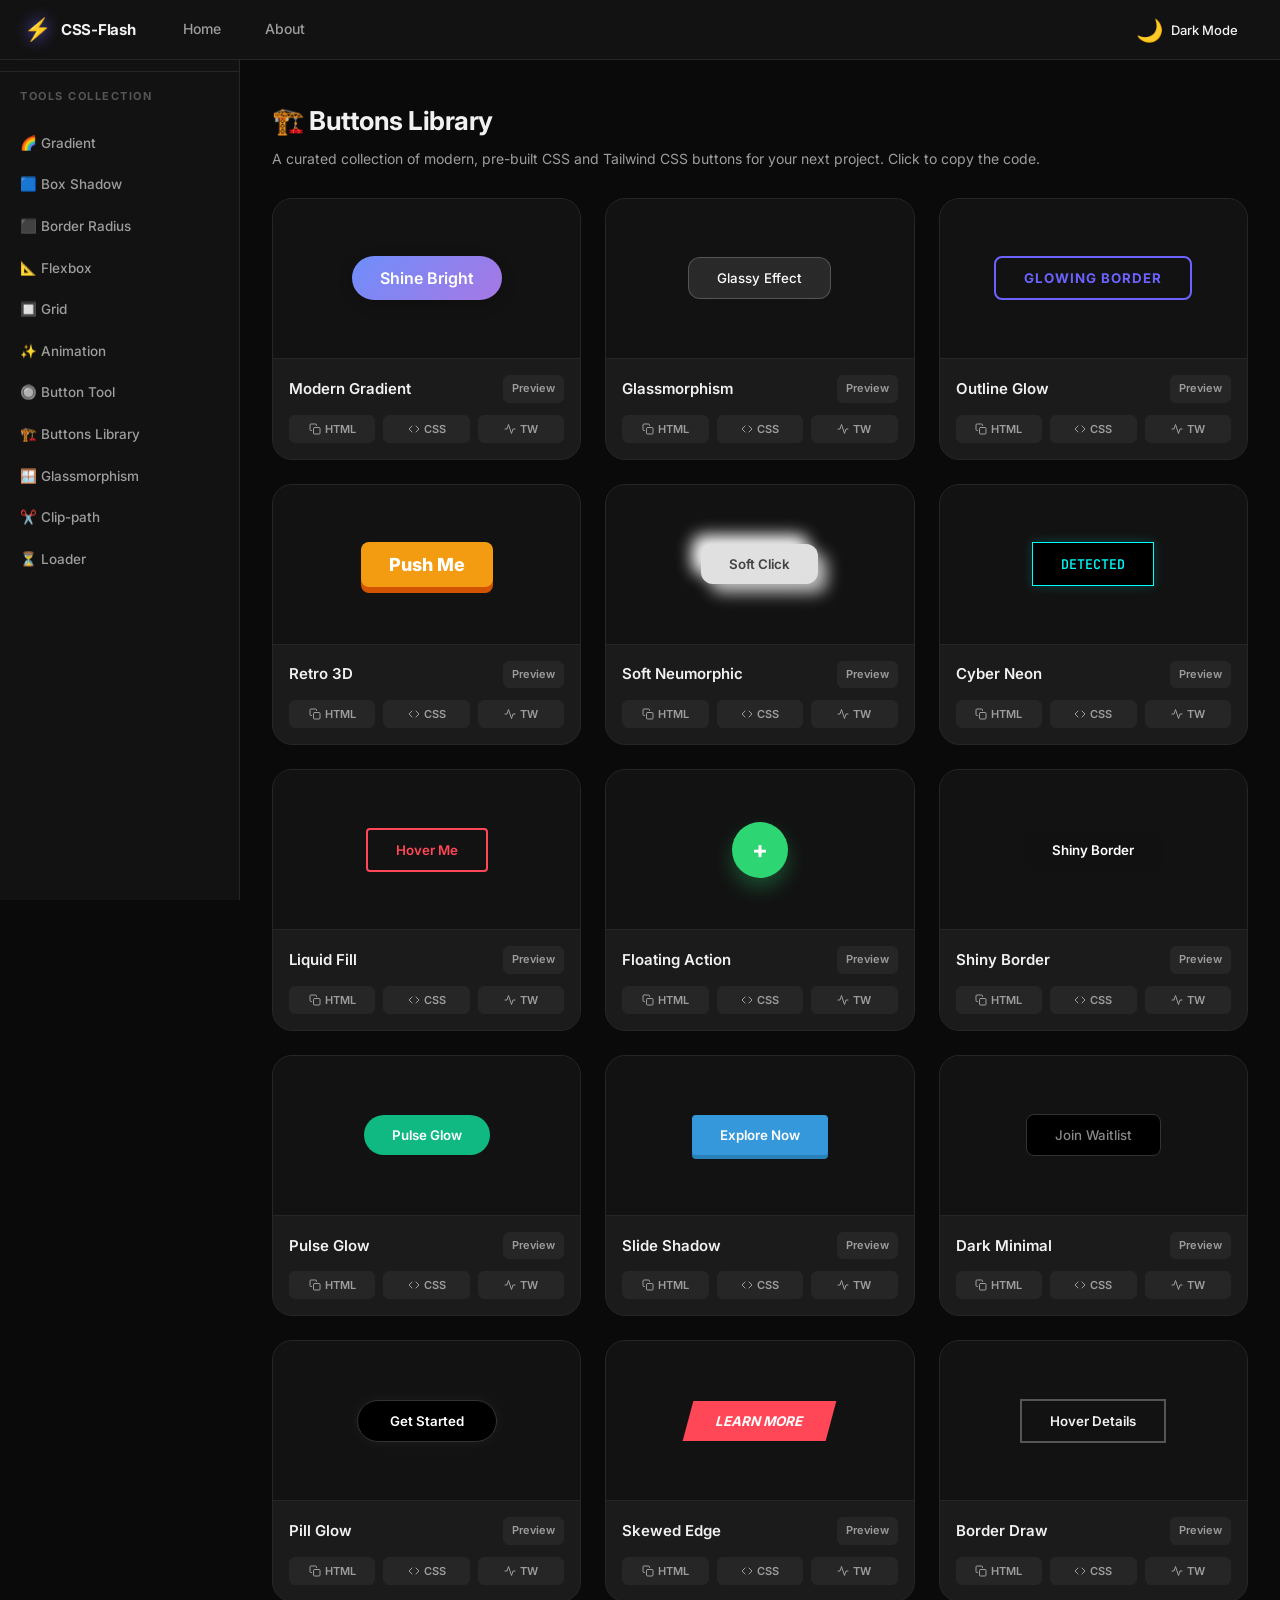
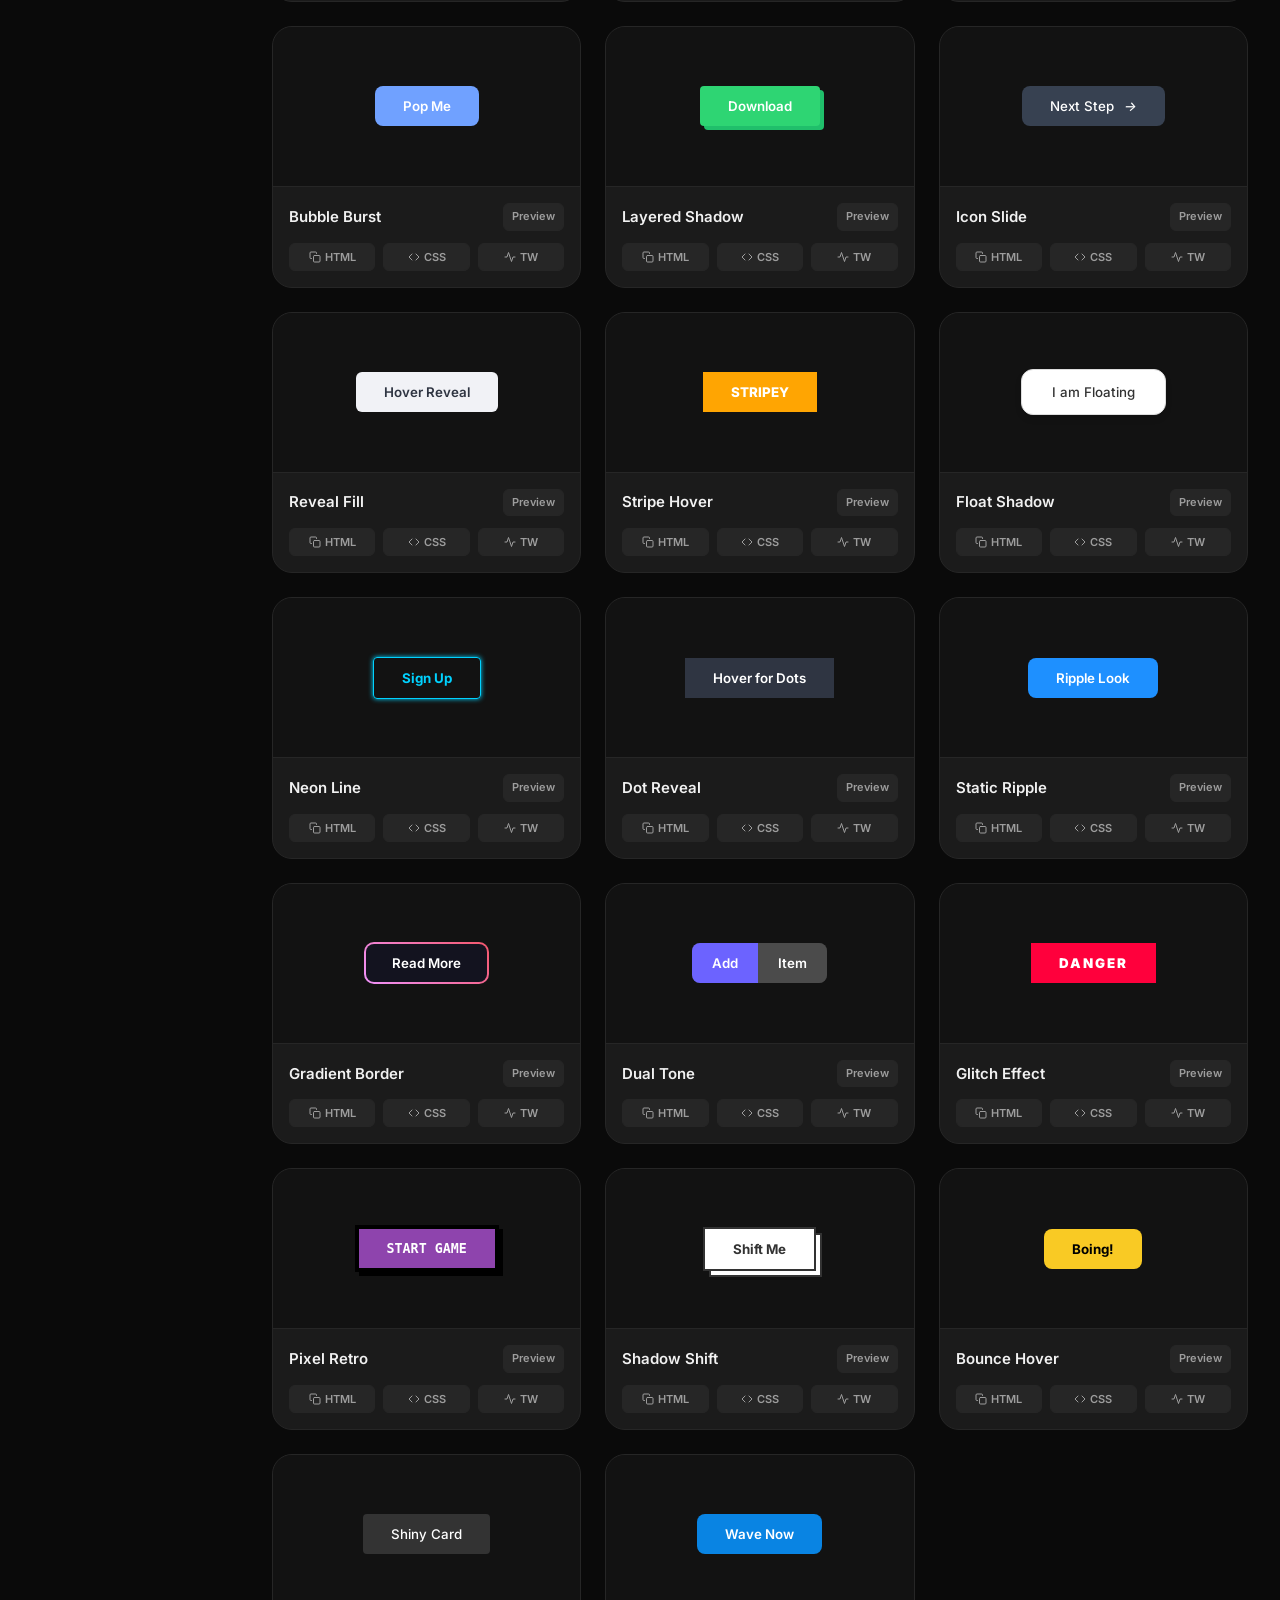
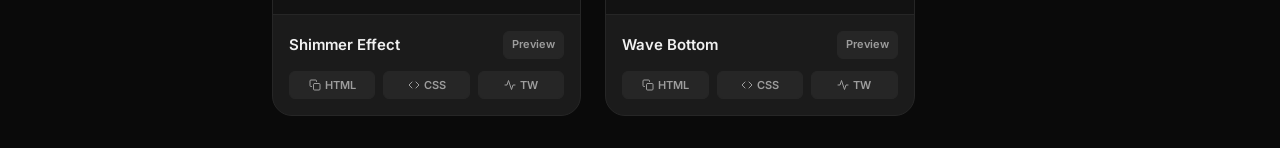
<file: pages/buttons-library.html>
<!DOCTYPE html>
<html lang="en" data-theme="dark">
<head>
  <meta charset="UTF-8" />
  <meta name="viewport" content="width=device-width, initial-scale=1.0" />
  <title>Buttons Library | CSS-Flash</title>
  <meta name="description" content="A curated collection of modern, pre-built CSS and Tailwind CSS buttons for your next project." />
  <meta name="keywords" content="CSS buttons, Tailwind buttons, free buttons, button library, modern UI buttons" />
  <link rel="icon" href="data:image/svg+xml,<svg xmlns=%22http://www.w3.org/2000/svg%22 viewBox=%220 0 100 100%22><text y=%22.9em%22 font-size=%2290%22>⚡</text></svg>" />
  <link rel="stylesheet" href="../css/style.css" />
</head>
<body>
  <main class="main-content">
    <section id="buttons-library" class="tool-section active">
      <div class="section-header">
        <h1>🏗️ Buttons Library</h1>
        <p>A curated collection of modern, pre-built CSS and Tailwind CSS buttons for your next project. Click to copy the code.</p>
      </div>
      
      <div class="gallery-grid" id="buttonsGallery">
        <!-- Buttons will be injected here via JS -->
      </div>
    </section>
  </main>

  <div class="toast" id="toast">✅ Code Copied!</div>

  <!-- Include the data first, then the shared main logic, then the gallery logic -->
  <script src="../js/buttons-data.js"></script>
  <script src="../js/main.js"></script>
  <script>
    document.addEventListener('DOMContentLoaded', () => {
      const gallery = document.getElementById('buttonsGallery');
      if (!gallery) return;

      // Create a style element for the button's custom CSS
      const styleTag = document.createElement('style');
      styleTag.id = 'prebuilt-buttons-styles';
      document.head.appendChild(styleTag);

      let allCss = '';

      PREBUILT_BUTTONS.forEach((btn, index) => {
        allCss += btn.css + '\n';

        const card = document.createElement('div');
        card.className = 'gallery-card';
        card.innerHTML = `
          <div class="card-preview" onclick="window.location.href='button-preview.html?id=${index}'" title="Click to view details">
            ${btn.html}
          </div>
          <div class="card-info">
            <div style="display:flex;justify-content:space-between;align-items:center;">
              <h3>${btn.name}</h3>
              <a href="button-preview.html?id=${index}" class="btn-mini-copy" style="flex:0 0 auto;min-width:auto;padding:4px 8px;" title="View in depth">Preview</a>
            </div>
            <div class="card-actions">
              <button class="btn-mini-copy" onclick="copySnippet(${index}, 'html')" title="Copy HTML Snippet">
                <svg viewBox="0 0 24 24" fill="none" stroke="currentColor" stroke-width="2" stroke-linecap="round" stroke-linejoin="round"><rect x="9" y="9" width="13" height="13" rx="2" ry="2"></rect><path d="M5 15H4a2 2 0 0 1-2-2V4a2 2 0 0 1 2-2h9a2 2 0 0 1 2 2v1"></path></svg>
                HTML
              </button>
              <button class="btn-mini-copy" onclick="copySnippet(${index}, 'css')" title="Copy CSS Styles">
                <svg viewBox="0 0 24 24" fill="none" stroke="currentColor" stroke-width="2" stroke-linecap="round" stroke-linejoin="round"><path d="M16 18l6-6-6-6M8 6l-6 6 6 6"></path></svg>
                CSS
              </button>
              <button class="btn-mini-copy" onclick="copySnippet(${index}, 'tailwind')" title="Copy Tailwind Classes">
                <svg viewBox="0 0 24 24" fill="none" stroke="currentColor" stroke-width="2" stroke-linecap="round" stroke-linejoin="round"><path d="M22 12h-4l-3 9L9 3l-3 9H2"></path></svg>
                TW
              </button>
            </div>
          </div>
        `;
        gallery.appendChild(card);
      });

      styleTag.textContent = allCss;
    });

    function copySnippet(index, type) {
      const btn = PREBUILT_BUTTONS[index];
      let snippet = '';
      if (type === 'html') snippet = btn.html;
      else if (type === 'css') snippet = btn.css;
      else if (type === 'tailwind') snippet = btn.tailwind;

      if (snippet) {
        // Use copyToClipboard from main.js (which should be globally available)
        if (typeof copyToClipboard === 'function') {
          copyToClipboard(snippet);
        } else {
          navigator.clipboard.writeText(snippet).then(() => {
            const toast = document.getElementById('toast');
            toast.classList.add('show');
            setTimeout(() => toast.classList.remove('show'), 2000);
          });
        }
      }
    }
  </script>
</body>
</html>
</file>
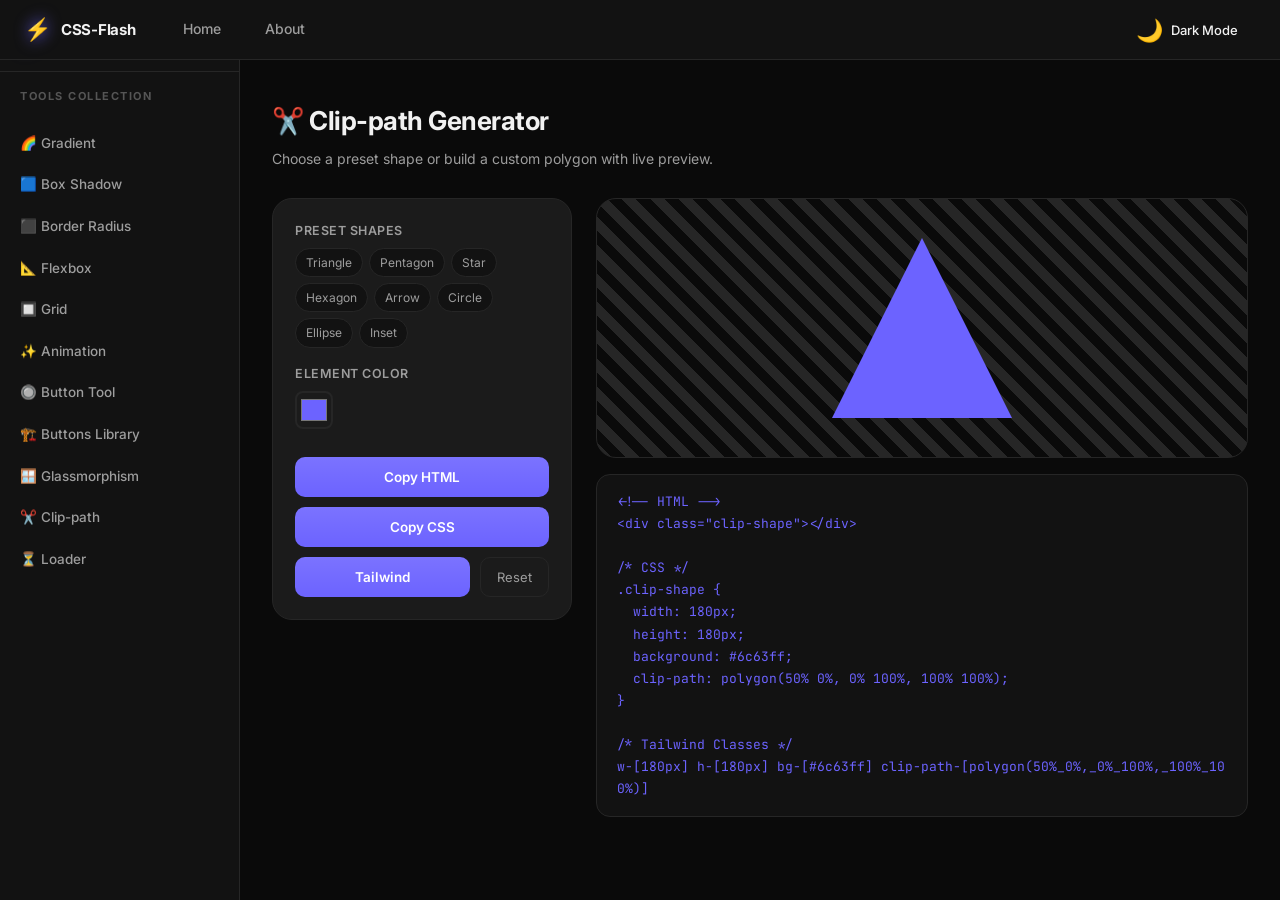
<file: pages/clip-path.html>
<!DOCTYPE html>
<html lang="en" data-theme="dark">
<head>
  <meta charset="UTF-8" />
  <meta name="viewport" content="width=device-width, initial-scale=1.0" />
  <title>Clip-path Generator | css-flash</title>
  <meta name="description" content="CSS-Flash clip-path generator to create polygon and preset clip-path shapes with live preview and copy-ready CSS." />
  <meta name="keywords" content="clip-path generator, CSS clip-path generator, polygon CSS tool, clip path CSS, CSS-Flash" />
  <link rel="icon" href="data:image/svg+xml,<svg xmlns=%22http://www.w3.org/2000/svg%22 viewBox=%220 0 100 100%22><text y=%22.9em%22 font-size=%2290%22>⚡</text></svg>" />
  <link rel="stylesheet" href="../css/style.css" />
</head>
<body>
  <main class="main-content">
    <section id="clip-path" class="tool-section active">
      <div class="section-header"><h1>✂️ Clip-path Generator</h1><p>Choose a preset shape or build a custom polygon with live preview.</p></div>
      <div class="tool-layout">
        <div class="controls-panel">
          <div class="control-group">
            <label>Preset Shapes</label>
            <div class="preset-chips">
              <span class="chip" data-clip="polygon(50% 0%, 0% 100%, 100% 100%)">Triangle</span>
              <span class="chip" data-clip="polygon(50% 0%, 100% 38%, 82% 100%, 18% 100%, 0% 38%)">Pentagon</span>
              <span class="chip" data-clip="polygon(50% 0%, 61% 35%, 98% 35%, 68% 57%, 79% 91%, 50% 70%, 21% 91%, 32% 57%, 2% 35%, 39% 35%)">Star</span>
              <span class="chip" data-clip="polygon(25% 0%, 75% 0%, 100% 50%, 75% 100%, 25% 100%, 0% 50%)">Hexagon</span>
              <span class="chip" data-clip="polygon(0% 0%, 100% 0%, 100% 75%, 75% 100%, 0% 100%)">Arrow</span>
              <span class="chip" data-clip="circle(50% at 50% 50%)">Circle</span>
              <span class="chip" data-clip="ellipse(50% 30% at 50% 50%)">Ellipse</span>
              <span class="chip" data-clip="inset(10% 10% 10% 10% round 20px)">Inset</span>
            </div>
          </div>
          <div class="control-group"><label>Element Color</label><div class="color-row"><input type="color" id="clipColor" value="#6c63ff" /></div></div>
          <div class="action-row"><button class="btn-copy" id="copyClipHtml">Copy HTML</button><button class="btn-copy" id="copyClipCss">Copy CSS</button><button class="btn-copy" id="copyClipTw">Tailwind</button><button class="btn-reset" id="resetClip">Reset</button></div>
        </div>
        <div class="preview-panel"><div class="preview-box clip-canvas"><div class="clip-demo" id="clipPreview"></div></div><div class="code-block"><pre id="clipCode"></pre></div></div>
      </div>
    </section>
  </main>
  <div class="toast" id="toast">Code copied</div>
  <script src="../js/main.js"></script>
</body>
</html>
</file>
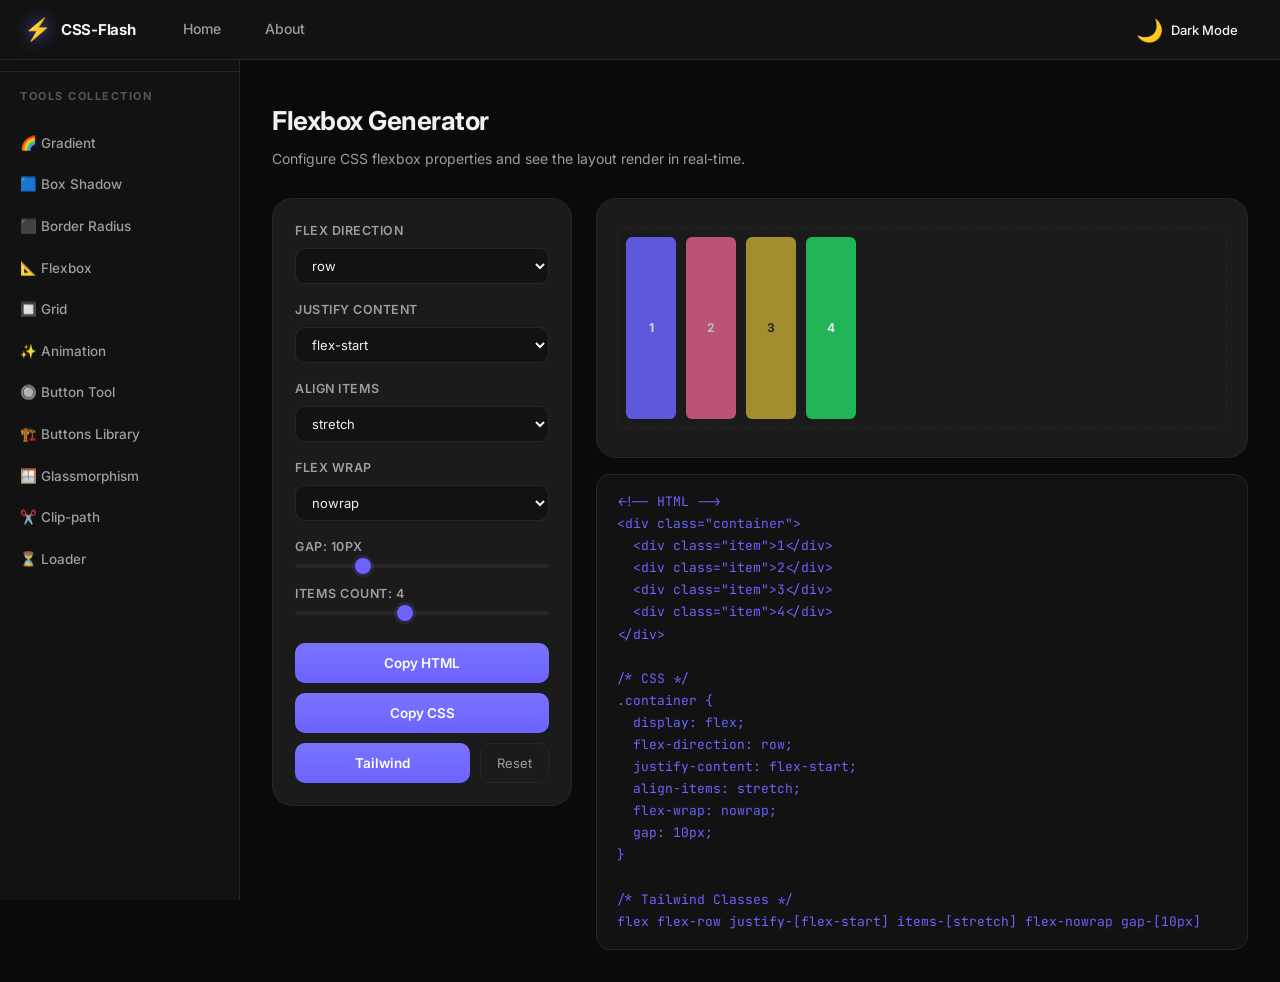
<file: pages/flexbox.html>
<!DOCTYPE html>
<html lang="en" data-theme="dark">
<head>
  <meta charset="UTF-8" />
  <meta name="viewport" content="width=device-width, initial-scale=1.0" />
  <title>Flexbox Generator | css-flash</title>
  <meta name="description" content="CSS-Flash flexbox generator tool to configure flex-direction, justify-content, align-items, wrap, and gap with live preview." />
  <meta name="keywords" content="flexbox generator tool, CSS flexbox generator, flex layout generator, flexbox CSS tool, CSS-Flash" />
  <link rel="icon" href="data:image/svg+xml,<svg xmlns=%22http://www.w3.org/2000/svg%22 viewBox=%220 0 100 100%22><text y=%22.9em%22 font-size=%2290%22>⚡</text></svg>" />
  <link rel="stylesheet" href="../css/style.css" />
</head>
<body>
  <main class="main-content">
    <section id="flexbox" class="tool-section active">
      <div class="section-header">
        <h1>Flexbox Generator</h1>
        <p>Configure CSS flexbox properties and see the layout render in real-time.</p>
      </div>
      <div class="tool-layout">
        <div class="controls-panel">
          <div class="control-group"><label>Flex Direction</label><select id="flexDirection"><option value="row">row</option><option value="row-reverse">row-reverse</option><option value="column">column</option><option value="column-reverse">column-reverse</option></select></div>
          <div class="control-group"><label>Justify Content</label><select id="flexJustify"><option value="flex-start">flex-start</option><option value="flex-end">flex-end</option><option value="center">center</option><option value="space-between">space-between</option><option value="space-around">space-around</option><option value="space-evenly">space-evenly</option></select></div>
          <div class="control-group"><label>Align Items</label><select id="flexAlign"><option value="stretch">stretch</option><option value="flex-start">flex-start</option><option value="flex-end">flex-end</option><option value="center">center</option><option value="baseline">baseline</option></select></div>
          <div class="control-group"><label>Flex Wrap</label><select id="flexWrap"><option value="nowrap">nowrap</option><option value="wrap">wrap</option><option value="wrap-reverse">wrap-reverse</option></select></div>
          <div class="control-group"><label>Gap: <span id="flexGapVal">10</span>px</label><input type="range" id="flexGap" min="0" max="40" value="10" /></div>
          <div class="control-group"><label>Items count: <span id="flexCountVal">4</span></label><input type="range" id="flexCount" min="1" max="8" value="4" /></div>
          <div class="action-row">
            <button class="btn-copy" id="copyFlexHtml">Copy HTML</button>
            <button class="btn-copy" id="copyFlexCss">Copy CSS</button>
            <button class="btn-copy" id="copyFlexTw">Tailwind</button>
            <button class="btn-reset" id="resetFlex">Reset</button>
          </div>
        </div>
        <div class="preview-panel">
          <div class="preview-box flex-canvas"><div class="flex-demo" id="flexPreview"></div></div>
          <div class="code-block"><pre id="flexCode"></pre></div>
        </div>
      </div>
    </section>
  </main>
  <div class="toast" id="toast">Code copied</div>
  <script src="../js/main.js"></script>
</body>
</html>
</file>
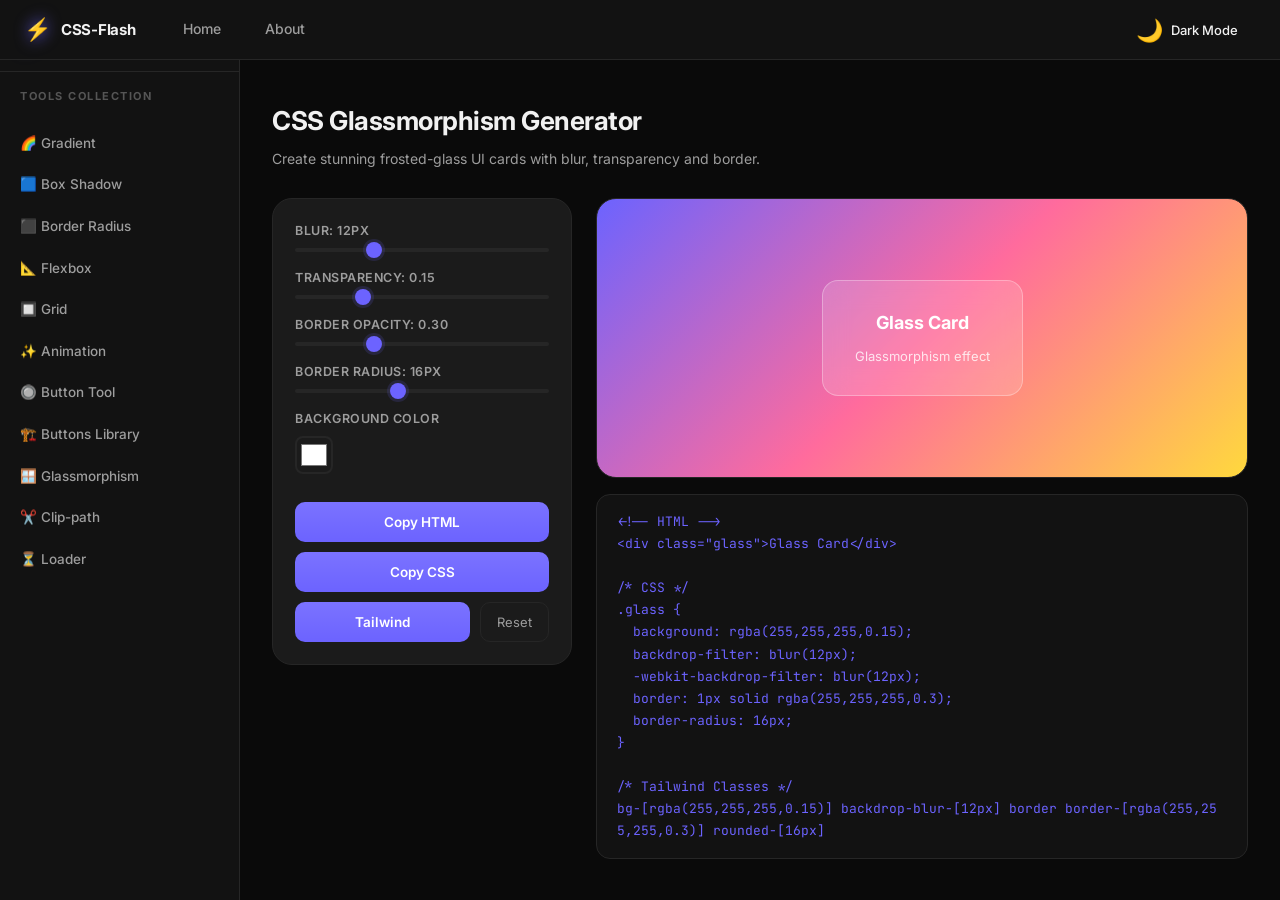
<file: pages/glass.html>
<!DOCTYPE html>
<html lang="en" data-theme="dark">
<head>
  <meta charset="UTF-8" />
  <meta name="viewport" content="width=device-width, initial-scale=1.0" />
  <title>Glassmorphism Generator | css-flash</title>
  <meta name="description" content="CSS-Flash CSS glassmorphism generator to create frosted glass UI effects with blur, opacity, border, and radius controls." />
  <meta name="keywords" content="CSS glassmorphism generator, glass effect CSS, frosted glass CSS, glassmorphism tool, CSS-Flash" />
  <link rel="icon" href="data:image/svg+xml,<svg xmlns=%22http://www.w3.org/2000/svg%22 viewBox=%220 0 100 100%22><text y=%22.9em%22 font-size=%2290%22>⚡</text></svg>" />
  <link rel="stylesheet" href="../css/style.css" />
</head>
<body>
  <main class="main-content">
    <section id="glass" class="tool-section active">
      <div class="section-header">
        <h1>CSS Glassmorphism Generator</h1>
        <p>Create stunning frosted-glass UI cards with blur, transparency and border.</p>
      </div>
      <div class="tool-layout">
        <div class="controls-panel">
          <div class="control-group"><label>Blur: <span id="glassBlurVal">12</span>px</label><input type="range" id="glassBlur" min="0" max="40" value="12" /></div>
          <div class="control-group"><label>Transparency: <span id="glassOpacityVal">0.15</span></label><input type="range" id="glassOpacity" min="0" max="60" value="15" /></div>
          <div class="control-group"><label>Border Opacity: <span id="glassBorderVal">0.3</span></label><input type="range" id="glassBorder" min="0" max="100" value="30" /></div>
          <div class="control-group"><label>Border Radius: <span id="glassRadiusVal">16</span>px</label><input type="range" id="glassRadius" min="0" max="40" value="16" /></div>
          <div class="control-group"><label>Background Color</label><div class="color-row"><input type="color" id="glassBg" value="#ffffff" /></div></div>
          <div class="action-row">
            <button class="btn-copy" id="copyGlassHtml">Copy HTML</button>
            <button class="btn-copy" id="copyGlassCss">Copy CSS</button>
            <button class="btn-copy" id="copyGlassTw">Tailwind</button>
            <button class="btn-reset" id="resetGlass">Reset</button>
          </div>
        </div>
        <div class="preview-panel">
          <div class="preview-box glass-canvas" id="glassCanvas"><div class="glass-demo" id="glassPreview"><h3>Glass Card</h3><p>Glassmorphism effect</p></div></div>
          <div class="code-block"><pre id="glassCode"></pre></div>
        </div>
      </div>
    </section>
  </main>
  <div class="toast" id="toast">Code copied</div>
  <script src="../js/main.js"></script>
</body>
</html>
</file>
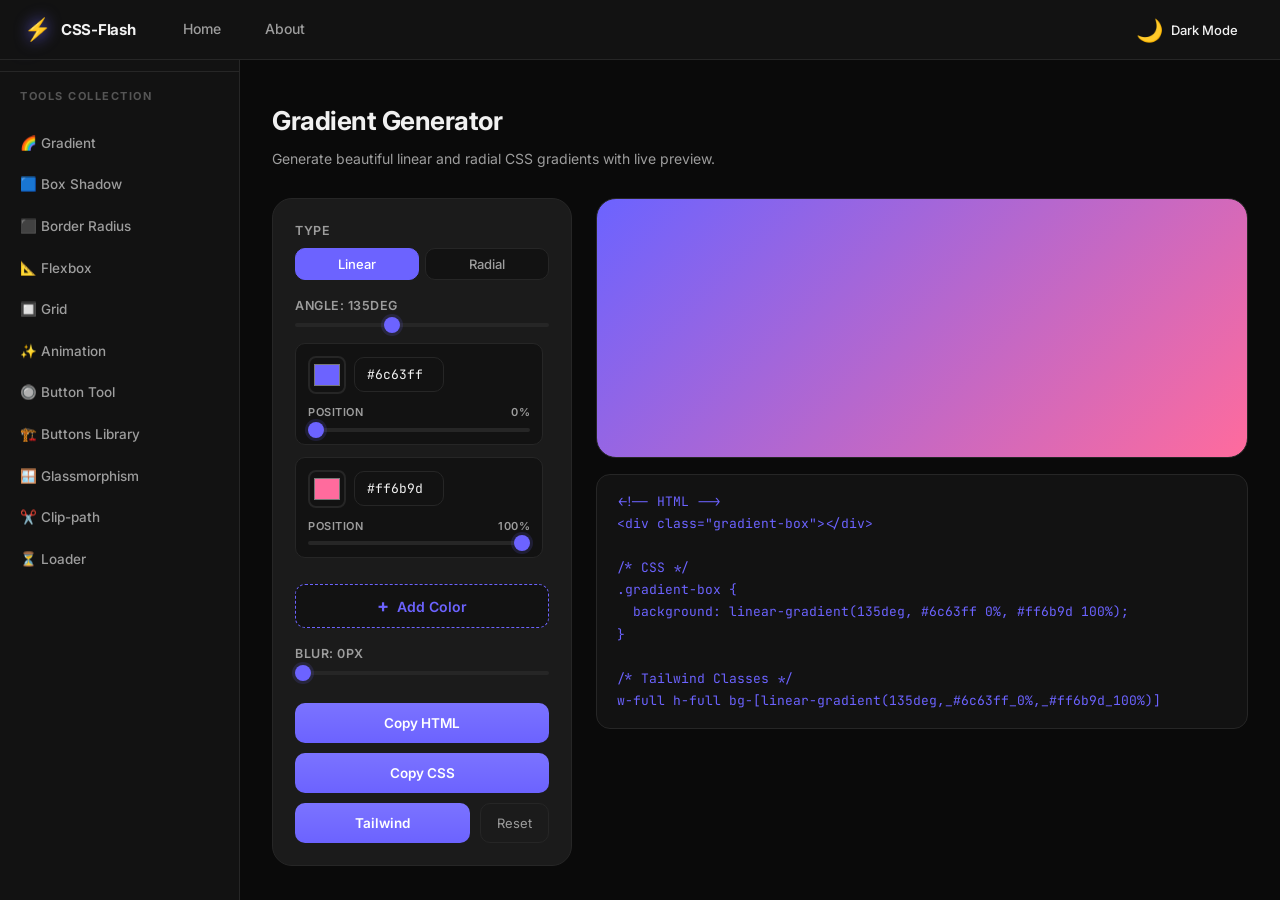
<file: pages/gradient.html>
<!DOCTYPE html>
<html lang="en" data-theme="dark">
<head>
  <meta charset="UTF-8" />
  <meta name="viewport" content="width=device-width, initial-scale=1.0" />
  <title>Gradient Generator | CSS-Flash</title>
  <meta name="description" content="CSS-Flash gradient generator CSS tool to create linear and radial gradients with live preview and copy-ready HTML/CSS code." />
  <meta name="keywords" content="gradient generator CSS, CSS gradient generator, linear gradient generator, radial gradient CSS, CSS-Flash" />
  <link rel="icon" href="data:image/svg+xml,<svg xmlns=%22http://www.w3.org/2000/svg%22 viewBox=%220 0 100 100%22><text y=%22.9em%22 font-size=%2290%22>⚡</text></svg>" />
  <link rel="stylesheet" href="../css/style.css" />
</head>
<body>
  <main class="main-content">
    <section id="gradient" class="tool-section active">
      <div class="section-header">
        <h1>Gradient Generator</h1>
        <p>Generate beautiful linear and radial CSS gradients with live preview.</p>
      </div>
      <div class="tool-layout">
        <div class="controls-panel">
          <div class="control-group">
            <label>Type</label>
            <div class="btn-group">
              <button class="seg-btn active" data-grad-type="linear">Linear</button>
              <button class="seg-btn" data-grad-type="radial">Radial</button>
            </div>
          </div>
          <div class="control-group" id="angleGroup">
            <label>Angle: <span id="angleVal">135</span>deg</label>
            <input type="range" id="gradAngle" min="0" max="360" value="135" />
          </div>
          <div id="colorsContainer">
            <!-- Dynamic color rows will be injected here -->
          </div>
          <div class="control-group">
            <button class="btn-add-color" id="addColorBtn">
              <span class="icon">+</span> Add Color
            </button>
          </div>
          <div class="control-group">
            <label>Blur: <span id="gradBlurVal">0</span>px</label>
            <input type="range" id="gradBlur" min="0" max="40" value="0" />
          </div>
          <div class="action-row">
            <button class="btn-copy" id="copyGradientHtml">Copy HTML</button>
            <button class="btn-copy" id="copyGradientCss">Copy CSS</button>
            <button class="btn-copy" id="copyGradientTw">Tailwind</button>
            <button class="btn-reset" id="resetGradient">Reset</button>
          </div>
        </div>
        <div class="preview-panel">
          <div class="preview-box" id="gradientPreview"></div>
          <div class="code-block"><pre id="gradientCode"></pre></div>
        </div>
      </div>
    </section>
  </main>
  <div class="toast" id="toast">Code copied</div>
  <script src="../js/main.js"></script>
</body>
</html>
</file>
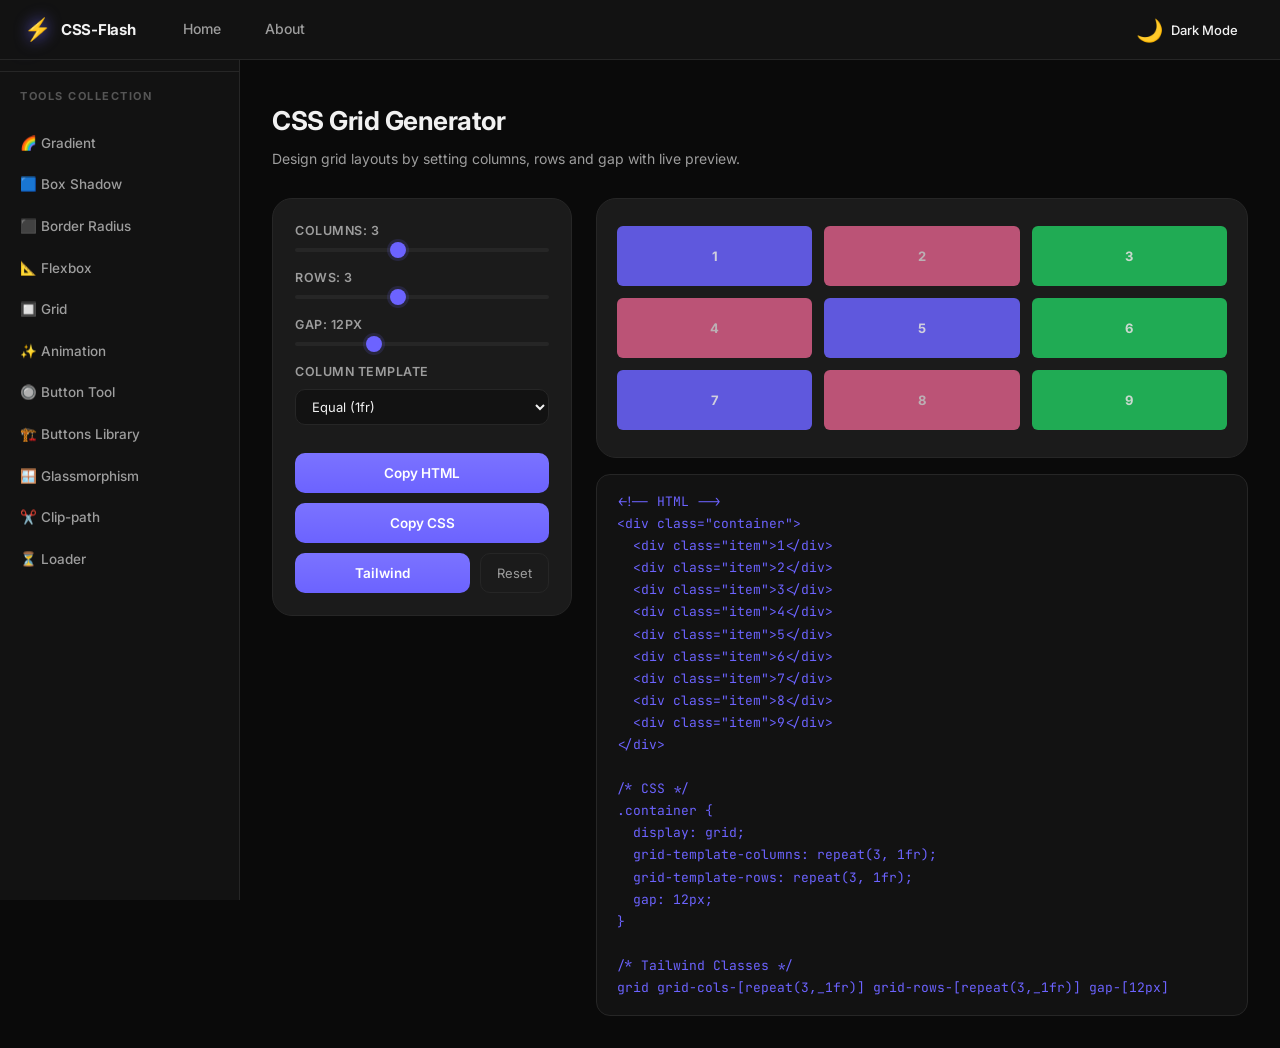
<file: pages/grid.html>
<!DOCTYPE html>
<html lang="en" data-theme="dark">
<head>
  <meta charset="UTF-8" />
  <meta name="viewport" content="width=device-width, initial-scale=1.0" />
  <title>Grid Generator | css-flash</title>
  <meta name="description" content="CSS-Flash CSS grid generator to create responsive grid layouts with rows, columns, and gap controls plus live preview." />
  <meta name="keywords" content="CSS grid generator, grid generator CSS, CSS layout generator, grid template generator, CSS-Flash" />
  <link rel="icon" href="data:image/svg+xml,<svg xmlns=%22http://www.w3.org/2000/svg%22 viewBox=%220 0 100 100%22><text y=%22.9em%22 font-size=%2290%22>⚡</text></svg>" />
  <link rel="stylesheet" href="../css/style.css" />
</head>
<body>
  <main class="main-content">
    <section id="grid" class="tool-section active">
      <div class="section-header">
        <h1>CSS Grid Generator</h1>
        <p>Design grid layouts by setting columns, rows and gap with live preview.</p>
      </div>
      <div class="tool-layout">
        <div class="controls-panel">
          <div class="control-group"><label>Columns: <span id="gridColsVal">3</span></label><input type="range" id="gridCols" min="1" max="6" value="3" /></div>
          <div class="control-group"><label>Rows: <span id="gridRowsVal">3</span></label><input type="range" id="gridRows" min="1" max="6" value="3" /></div>
          <div class="control-group"><label>Gap: <span id="gridGapVal">12</span>px</label><input type="range" id="gridGap" min="0" max="40" value="12" /></div>
          <div class="control-group"><label>Column Template</label><select id="gridColTemplate"><option value="repeat({n}, 1fr)">Equal (1fr)</option><option value="repeat({n}, auto)">Auto</option><option value="repeat({n}, minmax(100px,1fr))">minmax</option></select></div>
          <div class="action-row">
            <button class="btn-copy" id="copyGridHtml">Copy HTML</button>
            <button class="btn-copy" id="copyGridCss">Copy CSS</button>
            <button class="btn-copy" id="copyGridTw">Tailwind</button>
            <button class="btn-reset" id="resetGrid">Reset</button>
          </div>
        </div>
        <div class="preview-panel">
          <div class="preview-box grid-canvas"><div class="grid-demo" id="gridPreview"></div></div>
          <div class="code-block"><pre id="gridCode"></pre></div>
        </div>
      </div>
    </section>
  </main>
  <div class="toast" id="toast">Code copied</div>
  <script src="../js/main.js"></script>
</body>
</html>
</file>
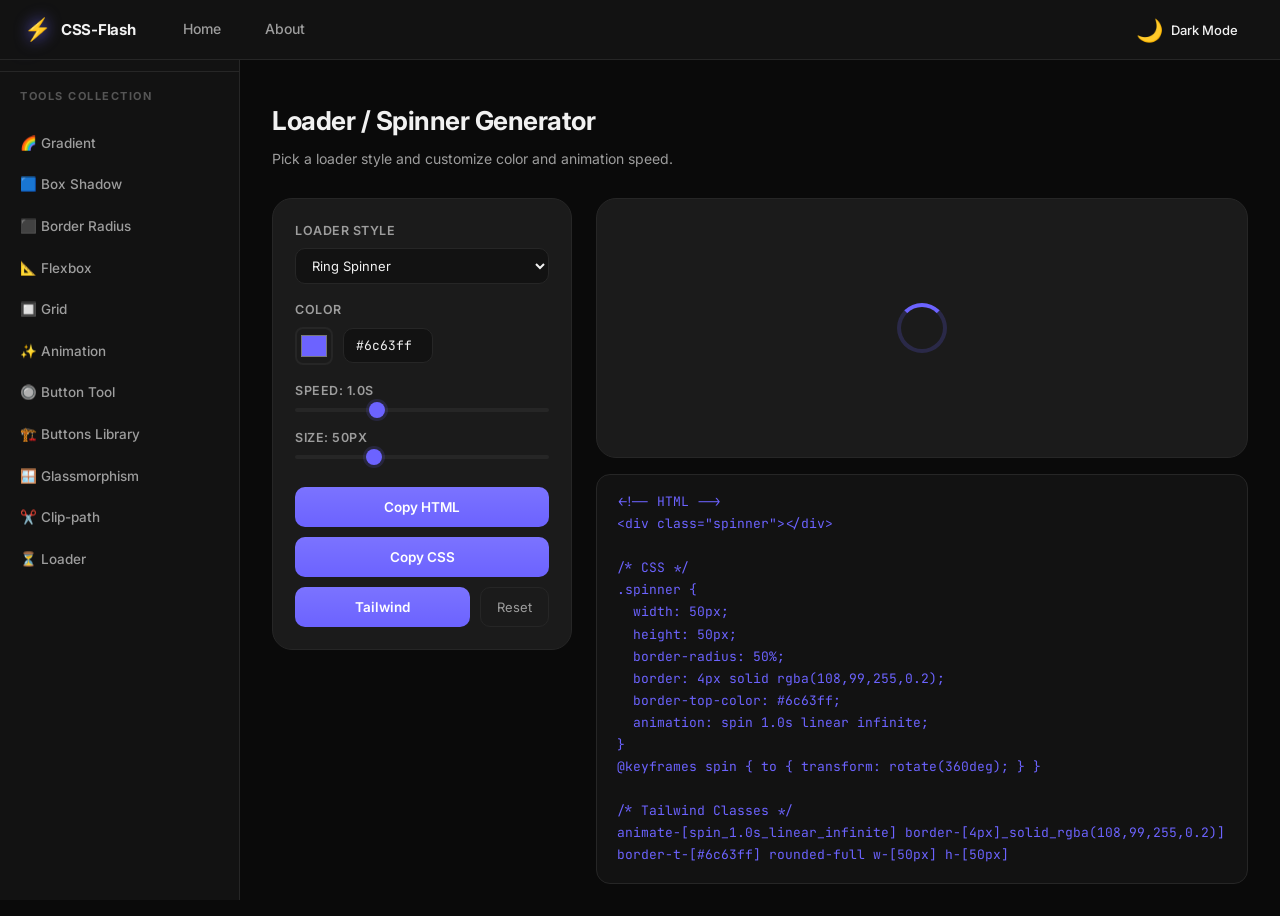
<file: pages/loader.html>
<!DOCTYPE html>
<html lang="en" data-theme="dark">
<head>
  <meta charset="UTF-8" />
  <meta name="viewport" content="width=device-width, initial-scale=1.0" />
  <title>Loader Generator | css-flash</title>
  <meta name="description" content="CSS-Flash loader generator to build CSS spinners and loaders with speed, size, and color customization." />
  <meta name="keywords" content="CSS loader generator, spinner generator CSS, loading animation CSS, CSS spinner tool, CSS-Flash" />
  <link rel="icon" href="data:image/svg+xml,<svg xmlns=%22http://www.w3.org/2000/svg%22 viewBox=%220 0 100 100%22><text y=%22.9em%22 font-size=%2290%22>⚡</text></svg>" />
  <link rel="stylesheet" href="../css/style.css" />
</head>
<body>
  <main class="main-content">
    <section id="loader" class="tool-section active">
      <div class="section-header"><h1>Loader / Spinner Generator</h1><p>Pick a loader style and customize color and animation speed.</p></div>
      <div class="tool-layout">
        <div class="controls-panel">
          <div class="control-group"><label>Loader Style</label><select id="loaderType"><option value="ring">Ring Spinner</option><option value="dots">Bouncing Dots</option><option value="bars">Pulsing Bars</option><option value="dual">Dual Ring</option><option value="ripple">Ripple</option></select></div>
          <div class="control-group"><label>Color</label><div class="color-row"><input type="color" id="loaderColor" value="#6c63ff" /><input type="text" id="loaderColorHex" value="#6c63ff" class="hex-input" /></div></div>
          <div class="control-group"><label>Speed: <span id="loaderSpeedVal">1</span>s</label><input type="range" id="loaderSpeed" min="1" max="30" value="10" /></div>
          <div class="control-group"><label>Size: <span id="loaderSizeVal">50</span>px</label><input type="range" id="loaderSize" min="20" max="120" value="50" /></div>
          <div class="action-row"><button class="btn-copy" id="copyLoaderHtml">Copy HTML</button><button class="btn-copy" id="copyLoaderCss">Copy CSS</button><button class="btn-copy" id="copyLoaderTw">Tailwind</button><button class="btn-reset" id="resetLoader">Reset</button></div>
        </div>
        <div class="preview-panel"><div class="preview-box loader-canvas"><div id="loaderPreview"></div></div><div class="code-block"><pre id="loaderCode"></pre></div></div>
      </div>
    </section>
  </main>
  <div class="toast" id="toast">Code copied</div>
  <script src="../js/main.js"></script>
</body>
</html>
</file>
<file: css/style.css>
/* ═══════════════════════════════════════════════════════
   CSS TOOLS HUB — STYLESHEET
   ═══════════════════════════════════════════════════════ */

/* ── Google Fonts ── */
@import url('https://fonts.googleapis.com/css2?family=Inter:wght@300;400;500;600;700&family=JetBrains+Mono:wght@400;500&display=swap');

/* ── Design Tokens ── */
:root {
  /* Woodsmoke Ultra-Dark Theme */
  --bg-primary:   #0a0a0a; /* Ultra Black */
  --bg-secondary: #121212; /* Deep Grey */
  --bg-card:      #1b1b1b; /* Card Surface */
  --bg-hover:     #262626; /* Hover Highlight */
  --border:       #262626; /* Subtle Border */
  --text-primary: #f1f1f1; /* High Contrast White */
  --text-secondary:#9d9d9d; /* Dimmed Gray */
  --text-muted:   #555555; /* Muted Details */
  --accent:       #6c63ff; /* User Preferred Original Purple */
  --accent-glow:  rgba(108,99,255,0.15);
  --accent-hover: #7b72ff;
  --success:      #10b981;
  --danger:       #f43f5e;
  --radius-sm:    10px;
  --radius-md:    14px;
  --radius-lg:    20px;
  --shadow-sm:    0 2px 10px rgba(0,0,0,0.6);
  --shadow-md:    0 4px 24px rgba(0,0,0,0.7);
  --shadow-lg:    0 8px 48px rgba(0,0,0,0.8);
  --sidebar-w:    240px;
  --topbar-h:     60px;
  --transition:   0.25s cubic-bezier(0.4, 0, 0.2, 1);
}

[data-theme="light"] {
  --bg-primary:   #f5f5ff;
  --bg-secondary: #eeeeff;
  --bg-card:      #ffffff;
  --bg-hover:     #e8e8ff;
  --border:       #d0d0ee;
  --text-primary: #1a1a3f;
  --text-secondary:#4a4a80;
  --text-muted:   #8888aa;
  --accent:       #5a52ee;
  --accent-glow:  rgba(90,82,238,0.15);
  --accent-hover: #4a43dd;
  --shadow-sm:    0 2px 8px rgba(0,0,0,0.08);
  --shadow-md:    0 4px 20px rgba(0,0,0,0.1);
  --shadow-lg:    0 8px 40px rgba(0,0,0,0.12);
}

/* ── Reset ── */
*, *::before, *::after { box-sizing: border-box; margin: 0; padding: 0; }
html { scroll-behavior: smooth; }
body {
  font-family: 'Inter', sans-serif;
  background: var(--bg-primary);
  color: var(--text-primary);
  line-height: 1.6;
  overflow-x: hidden;
  transition: background var(--transition), color var(--transition);
}
input, select, button, textarea { font-family: inherit; }
a { text-decoration: none; color: inherit; }

/* ════════════════════ LAYOUT ════════════════════ */
.sidebar {
  position: fixed;
  left: 0; top: 0; bottom: 0;
  width: var(--sidebar-w);
  background: var(--bg-secondary);
  border-right: 1px solid var(--border);
  display: flex;
  flex-direction: column;
  z-index: 100;
  transition: transform 0.3s cubic-bezier(0.4,0,0.2,1), background var(--transition);
}

.sidebar-header {
  display: flex;
  align-items: center;
  justify-content: space-between;
  padding: 20px 16px 16px;
  border-bottom: 1px solid var(--border);
}

.logo {
  display: flex;
  align-items: center;
  gap: 10px;
}

.logo-icon {
  font-size: 22px;
  filter: drop-shadow(0 0 8px var(--accent));
}

.logo-text {
  font-size: 15px;
  font-weight: 700;
  color: var(--text-primary);
  letter-spacing: -0.3px;
}

.sidebar-close {
  display: none;
  background: none;
  border: none;
  color: var(--text-secondary);
  cursor: pointer;
  font-size: 16px;
  width: 28px; height: 28px;
  border-radius: 6px;
  transition: background var(--transition);
}

.sidebar-close:hover { background: var(--bg-hover); }

.sidebar-nav {
  flex: 1;
  overflow-y: auto;
  padding: 10px 8px;
  display: flex;
  flex-direction: column;
  gap: 2px;
}

.sidebar-nav::-webkit-scrollbar { width: 4px; }
.sidebar-nav::-webkit-scrollbar-track { background: transparent; }
.sidebar-nav::-webkit-scrollbar-thumb { background: var(--border); border-radius: 4px; }

.nav-item {
  display: flex;
  align-items: center;
  gap: 10px;
  padding: 9px 12px;
  border-radius: var(--radius-sm);
  font-size: 13.5px;
  font-weight: 500;
  color: var(--text-secondary);
  cursor: pointer;
  transition: background var(--transition), color var(--transition), transform var(--transition);
}

.nav-item:hover, .nav-item.active {
  background: var(--bg-hover);
  color: var(--accent);
  transform: translateX(4px);
  font-weight: 600;
  box-shadow: inset 3px 0 0 var(--accent);
}

.sidebar-footer {
  padding: 12px 8px;
  border-top: 1px solid var(--border);
}

.theme-toggle {
  width: 100%;
  display: flex;
  align-items: center;
  gap: 10px;
  padding: 9px 12px;
  background: none;
  border: 1px solid var(--border);
  border-radius: var(--radius-sm);
  color: var(--text-secondary);
  cursor: pointer;
  font-size: 13px;
  font-weight: 500;
  transition: all var(--transition);
}

.theme-toggle:hover {
  border-color: var(--accent);
  color: var(--accent);
  background: var(--accent-glow);
}

/* ── Top Bar (Shared) ── */
.topbar {
  display: flex; /* Always visible now */
  position: fixed;
  top: 0; left: 0; right: 0;
  height: var(--topbar-h);
  background: var(--bg-secondary);
  border-bottom: 1px solid var(--border);
  align-items: center;
  justify-content: space-between;
  padding: 0 24px;
  z-index: 100;
  transition: background var(--transition);
}

.topbar-left, .topbar-right {
  display: flex;
  align-items: center;
  gap: 16px;
}

.topbar-nav {
  display: flex;
  align-items: center;
  gap: 20px;
  margin-left: 20px;
}

.top-nav-link {
  color: var(--text-secondary);
  font-size: 14px;
  font-weight: 500;
  text-decoration: none;
  transition: all var(--transition);
  padding: 6px 12px;
  border-radius: var(--radius-sm);
}

.top-nav-link:hover, .top-nav-link.active {
  color: var(--accent);
  background: var(--bg-hover);
  box-shadow: 0 2px 0 var(--accent);
}

.theme-toggle-top {
  width: auto !important; /* Allow button width to expand for text */
  padding: 0 16px;
  background: none;
  border: 1px solid var(--border);
  border-radius: var(--radius-sm);
  white-space: nowrap;
  margin-right: 8px; /* Little distance from right */
  transition: all var(--transition);
}

.theme-toggle-top span {
  pointer-events: none;
}

.menu-btn, .theme-toggle-top {
  background: transparent; /* Fix: remove default white button background */
  border: none;
  font-size: 22px;
  cursor: pointer;
  color: var(--text-primary);
  height: 40px;
  padding: 0 10px;
  transition: all var(--transition);
  display: flex; align-items: center; justify-content: center;
}

.menu-btn {
  width: 44px;
  border-radius: var(--radius-sm);
}



.menu-btn {
  display: none; /* Hide on desktop by default */
}


.menu-btn:hover, .theme-toggle-top:hover { background: var(--bg-hover); }

.main-content {
  margin-left: var(--sidebar-w);
  padding-top: calc(var(--topbar-h) + 40px); /* Add extra breathing room below topbar */
  min-height: 100vh;
  padding-left: 32px;
  padding-right: 32px;
  padding-bottom: 32px;
  transition: margin var(--transition);
}

.sidebar-heading {
  padding: 16px 20px 8px;
  font-size: 11px;
  font-weight: 700;
  text-transform: uppercase;
  letter-spacing: 1.5px;
  color: var(--text-muted);
}

/* ════════════════════ SECTIONS ════════════════════ */
.tool-section { display: none; animation: fadeIn 0.3s ease; }
.tool-section.active { display: block; }

@keyframes fadeIn {
  from { opacity: 0; transform: translateY(12px); }
  to   { opacity: 1; transform: translateY(0); }
}

.section-header {
  margin-bottom: 28px;
}

.section-header h1 {
  font-size: 26px;
  font-weight: 700;
  color: var(--text-primary);
  letter-spacing: -0.5px;
  margin-bottom: 6px;
}

.section-header p {
  color: var(--text-secondary);
  font-size: 14px;
}

/* ════════════════════ HOME ════════════════════ */
.home-hero {
  text-align: center;
  padding: 48px 24px 36px;
}

.home-hero h1 {
  font-size: clamp(32px, 5vw, 56px);
  font-weight: 800;
  color: #B667CD;
  letter-spacing: -1px;
  margin-bottom: 14px;
}

.hero-sub {
  font-size: 16px;
  color: var(--text-secondary);
  max-width: 460px;
  margin: 0 auto;
}

.tools-grid {
  display: grid;
  grid-template-columns: repeat(auto-fill, minmax(260px, 1fr));
  gap: 18px;
  margin-top: 12px;
}

.tool-card {
  background: var(--bg-card);
  border: 1px solid var(--border);
  border-radius: var(--radius-lg);
  padding: 24px;
  cursor: pointer;
  transition: all 0.25s ease;
  display: block;
}

.tool-card:hover {
  border-color: var(--accent);
  box-shadow: 0 0 0 1px var(--accent), var(--shadow-md);
  transform: translateY(-3px);
}

.tc-icon {
  font-size: 28px;
  margin-bottom: 12px;
}

.tool-card h2 {
  font-size: 15px;
  font-weight: 600;
  color: var(--text-primary);
  margin-bottom: 6px;
}

.tool-card p {
  font-size: 13px;
  color: var(--text-secondary);
  line-height: 1.5;
}

/* ════════════════════ TOOL LAYOUT ════════════════════ */
.tool-layout {
  display: grid;
  grid-template-columns: 300px 1fr;
  gap: 24px;
  align-items: start;
}

/* ── Controls Panel ── */
.controls-panel {
  background: var(--bg-card);
  border: 1px solid var(--border);
  border-radius: var(--radius-lg);
  padding: 22px;
  display: flex;
  flex-direction: column;
  gap: 16px;
  position: sticky;
  top: 24px;
}

.control-group {
  display: flex;
  flex-direction: column;
  gap: 7px;
}

.control-group label {
  font-size: 12.5px;
  font-weight: 600;
  color: var(--text-secondary);
  text-transform: uppercase;
  letter-spacing: 0.5px;
}

/* Ranges */
input[type="range"] {
  width: 100%;
  height: 4px;
  border-radius: 4px;
  background: var(--border);
  outline: none;
  cursor: pointer;
  -webkit-appearance: none;
  appearance: none;
}

input[type="range"]::-webkit-slider-thumb {
  -webkit-appearance: none;
  width: 16px; height: 16px;
  border-radius: 50%;
  background: var(--accent);
  cursor: pointer;
  box-shadow: 0 0 0 3px var(--accent-glow);
  transition: transform var(--transition);
}

input[type="range"]::-webkit-slider-thumb:hover { transform: scale(1.2); }

/* Selects */
select {
  background: var(--bg-secondary);
  border: 1px solid var(--border);
  border-radius: var(--radius-sm);
  color: var(--text-primary);
  padding: 8px 12px;
  font-size: 13px;
  cursor: pointer;
  outline: none;
  transition: border-color var(--transition);
}

select:focus { border-color: var(--accent); }

/* Text inputs */
.text-input, .hex-input {
  background: var(--bg-secondary);
  border: 1px solid var(--border);
  border-radius: var(--radius-sm);
  color: var(--text-primary);
  padding: 8px 12px;
  font-size: 13px;
  outline: none;
  transition: border-color var(--transition);
}

.text-input { width: 100%; }
.hex-input { width: 90px; font-family: 'JetBrains Mono', monospace; }
.text-input:focus, .hex-input:focus { border-color: var(--accent); }

/* Color row */
.color-row {
  display: flex;
  align-items: center;
  gap: 10px;
}

input[type="color"] {
  width: 38px; height: 38px;
  padding: 2px;
  border: 2px solid var(--border);
  border-radius: 8px;
  background: none;
  cursor: pointer;
  outline: none;
}

input[type="color"]:hover { border-color: var(--accent); }

/* Toggle switch */
.switch { position: relative; display: inline-block; width: 38px; height: 20px; }
.switch input { opacity: 0; width: 0; height: 0; }
.slider {
  position: absolute; inset: 0;
  background: var(--border);
  border-radius: 20px;
  cursor: pointer;
  transition: background 0.3s;
}
.slider::before {
  content: '';
  position: absolute;
  width: 14px; height: 14px;
  left: 3px; bottom: 3px;
  background: #fff;
  border-radius: 50%;
  transition: transform 0.3s;
}
.switch input:checked + .slider { background: var(--accent); }
.switch input:checked + .slider::before { transform: translateX(18px); }

/* Checkbox label */
.checkbox-label {
  display: flex;
  align-items: center;
  gap: 8px;
  cursor: pointer;
  font-size: 13px;
  color: var(--text-secondary) !important;
  text-transform: none !important;
  letter-spacing: 0 !important;
}

.checkbox-label input[type="checkbox"] {
  width: 15px; height: 15px;
  accent-color: var(--accent);
  cursor: pointer;
}

/* Segmented buttons */
.btn-group {
  display: flex;
  gap: 6px;
}

.seg-btn {
  flex: 1;
  padding: 7px 12px;
  border: 1px solid var(--border);
  border-radius: var(--radius-sm);
  background: var(--bg-secondary);
  color: var(--text-secondary);
  cursor: pointer;
  font-size: 13px;
  font-weight: 500;
  transition: all var(--transition);
}

.seg-btn:hover { border-color: var(--accent); color: var(--accent); }
.seg-btn.active { background: var(--accent); border-color: var(--accent); color: #fff; }

/* Preset chips */
.preset-chips {
  display: flex;
  flex-wrap: wrap;
  gap: 6px;
}

.chip {
  padding: 4px 10px;
  background: var(--bg-secondary);
  border: 1px solid var(--border);
  border-radius: 20px;
  font-size: 12px;
  cursor: pointer;
  color: var(--text-secondary);
  transition: all var(--transition);
}

.chip:hover, .chip.active {
  background: var(--accent-glow);
  border-color: var(--accent);
  color: var(--accent);
}

/* Action row */
.action-row {
  display: flex;
  flex-wrap: wrap;
  gap: 10px;
  margin-top: 12px;
  justify-content: center;
}

.btn-copy {
  flex: 1 1 140px; /* Allow growing and shrinking with a base of 140px */
  padding: 12px 18px;
  background: var(--accent);
  color: #fff;
  border: none;
  border-radius: var(--radius-sm);
  font-size: 13.5px;
  font-weight: 600;
  cursor: pointer;
  transition: all var(--transition);
  position: relative;
  overflow: hidden;
  display: inline-flex;
  align-items: center;
  justify-content: center;
  text-align: center;
}

.btn-copy:hover {
  background: var(--accent-hover);
  box-shadow: 0 4px 16px var(--accent-glow);
  transform: translateY(-2px);
}

.btn-copy::after {
  content: '';
  position: absolute;
  inset: 0;
  background: linear-gradient(to bottom, rgba(255,255,255,0.1), transparent);
  pointer-events: none;
}

@media (max-width: 600px) {
  .action-row {
    flex-direction: column;
  }
  .btn-copy, .btn-reset {
    width: 100%;
    flex: none;
  }
}


.btn-reset {
  padding: 10px 16px;
  background: none;
  border: 1px solid var(--border);
  border-radius: var(--radius-sm);
  color: var(--text-secondary);
  font-size: 13px;
  cursor: pointer;
  transition: all var(--transition);
}

.btn-reset:hover {
  border-color: var(--danger);
  color: var(--danger);
}

/* ── Preview Panel ── */
.preview-panel {
  display: flex;
  flex-direction: column;
  gap: 16px;
}

.preview-box {
  background: var(--bg-card);
  border: 1px solid var(--border);
  border-radius: var(--radius-lg);
  min-height: 260px;
  display: flex;
  align-items: center;
  justify-content: center;
  transition: background var(--transition);
  overflow: hidden;
  position: relative;
}

/* Code output */
.code-block {
  background: var(--bg-secondary);
  border: 1px solid var(--border);
  border-radius: var(--radius-md);
  padding: 16px 20px;
  overflow-x: auto;
}

.code-block pre {
  font-family: 'JetBrains Mono', monospace;
  font-size: 13px;
  color: var(--accent);
  white-space: pre-wrap;
  word-break: break-all;
  line-height: 1.7;
}

/* ════════════════════ TOOL-SPECIFIC PREVIEWS ════════════════════ */

/* Gradient Dynamic Colors */
.btn-add-color {
  width: 100%;
  margin-top: 10px;
  padding: 12px 16px;
  background: var(--bg-secondary);
  color: var(--accent);
  border: 1px dashed var(--accent);
  border-radius: var(--radius-sm);
  font-size: 14px;
  font-weight: 600;
  cursor: pointer;
  transition: all var(--transition);
  display: flex;
  align-items: center;
  justify-content: center;
  gap: 8px;
}

.btn-add-color:hover {
  background: var(--accent-glow);
  color: var(--accent-hover);
  border-color: var(--accent-hover);
  transform: translateY(-2px);
  box-shadow: 0 4px 12px var(--accent-glow);
}

.btn-add-color .icon {
  font-size: 18px;
  font-weight: 700;
  line-height: 1;
}
#colorsContainer {
  display: flex;
  flex-direction: column;
  gap: 12px;
  max-height: 520px;
  overflow-y: auto;
  padding-right: 6px;
}

#colorsContainer::-webkit-scrollbar {
  width: 4px;
}

#colorsContainer::-webkit-scrollbar-track {
  background: transparent;
}

#colorsContainer::-webkit-scrollbar-thumb {
  background: var(--border);
  border-radius: 10px;
}

#colorsContainer::-webkit-scrollbar-thumb:hover {
  background: var(--accent);
}

.color-row-wrapper {
  background: var(--bg-secondary);
  border: 1px solid var(--border);
  border-radius: var(--radius-sm);
  padding: 12px;
  display: flex;
  flex-direction: column;
  gap: 10px;
  transition: border-color var(--transition);
}

.color-row-wrapper:hover {
  border-color: var(--accent-glow);
}

.color-row-top {
  display: flex;
  align-items: center;
  justify-content: space-between;
  gap: 10px;
}

.color-inputs-left {
  display: flex;
  align-items: center;
  gap: 8px;
}

.btn-remove {
  background: none;
  border: none;
  color: var(--text-muted);
  cursor: pointer;
  font-size: 14px;
  width: 24px;
  height: 24px;
  display: flex;
  align-items: center;
  justify-content: center;
  border-radius: 4px;
  transition: all var(--transition);
}

.btn-remove:hover {
  background: var(--danger);
  color: #fff;
}

.color-pos-label {
  display: flex;
  justify-content: space-between;
  align-items: center;
  margin-bottom: -4px;
}

.color-pos-label span {
  font-size: 11px;
  font-weight: 600;
  color: var(--text-secondary);
  text-transform: uppercase;
  letter-spacing: 0.5px;
}

.color-pos-val {
  color: var(--accent);
}

#gradientPreview {
  width: 100%; min-height: 260px;
  border-radius: var(--radius-lg);
  transition: background 0.3s;
}

/* Shadow */
.shadow-canvas { background: repeating-linear-gradient(45deg, var(--bg-hover) 0, var(--bg-hover) 10px, transparent 10px, transparent 20px); }
.shadow-demo {
  width: 140px; height: 100px;
  background: var(--bg-card);
  border-radius: 12px;
  display: flex;
  align-items: center;
  justify-content: center;
  font-weight: 600;
  font-size: 16px;
  color: var(--text-secondary);
  transition: box-shadow 0.2s;
}

/* Border Radius */
.br-demo {
  width: 160px; height: 160px;
  transition: border-radius 0.2s, background 0.2s;
}

/* Flex */
.flex-canvas { padding: 20px; }
.flex-demo {
  width: 100%; min-height: 200px;
  display: flex;
  transition: all 0.2s;
  border: 1px dashed var(--border);
  border-radius: 8px;
  padding: 8px;
}

.flex-item {
  min-width: 50px; min-height: 50px;
  background: var(--accent);
  border-radius: 6px;
  display: flex;
  align-items: center;
  justify-content: center;
  font-size: 12px;
  font-weight: 700;
  color: #fff;
  opacity: 0.85;
}

.flex-item:nth-child(2) { opacity: 0.7; background: #ff6b9d; }
.flex-item:nth-child(3) { opacity: 0.6; background: #ffd93d; color: #333; }
.flex-item:nth-child(4) { opacity: 0.9; background: #22c55e; }
.flex-item:nth-child(5) { background: #f97316; }
.flex-item:nth-child(6) { background: #06b6d4; }
.flex-item:nth-child(7) { background: #ec4899; }
.flex-item:nth-child(8) { background: #8b5cf6; }

/* Grid */
.grid-canvas { padding: 20px; }
.grid-demo {
  width: 100%;
  display: grid;
  transition: all 0.2s;
}

.grid-item {
  background: var(--accent);
  border-radius: 6px;
  min-height: 60px;
  display: flex;
  align-items: center;
  justify-content: center;
  font-size: 13px;
  font-weight: 700;
  color: rgba(255,255,255,0.9);
  opacity: 0.85;
}

.grid-item:nth-child(2n) { opacity: 0.7; background: #ff6b9d; }
.grid-item:nth-child(3n) { opacity: 0.85; background: #22c55e; }

/* Animation */
.anim-canvas { overflow: hidden; }
.anim-demo {
  width: 80px; height: 80px;
  background: var(--accent);
  border-radius: 14px;
  transition: background 0.2s;
}

/* Button preview */
.btn-canvas { background: repeating-linear-gradient(45deg, var(--bg-hover) 0, var(--bg-hover) 10px, transparent 10px, transparent 20px); }
.btn-preview {
  cursor: pointer;
  transition: all 0.2s;
  font-family: 'Inter', sans-serif;
  font-weight: 600;
}

/* Glass */
.glass-canvas {
  background: linear-gradient(135deg, #6c63ff 0%, #ff6b9d 50%, #ffd93d 100%);
  min-height: 280px;
}

.glass-demo {
  padding: 28px 32px;
  text-align: center;
  transition: all 0.2s;
}

.glass-demo h3 { font-size: 18px; margin-bottom: 8px; color: white; }
.glass-demo p  { font-size: 13px; color: rgba(255,255,255,0.8); }

/* Clip */
.clip-canvas { background: repeating-linear-gradient(45deg, var(--bg-hover) 0, var(--bg-hover) 10px, transparent 10px, transparent 20px); }
.clip-demo {
  width: 180px; height: 180px;
  background: var(--accent);
  transition: clip-path 0.3s, background 0.2s;
}

/* Loader */
.loader-canvas { flex-direction: column; gap: 20px; }

/* ═══ LOADER TYPES ═══ */
.spinner-ring {
  border-radius: 50%;
  border: 4px solid rgba(108,99,255,0.2);
  border-top-color: var(--loader-color, #6c63ff);
  animation: spin var(--loader-speed, 1s) linear infinite;
}

@keyframes spin { to { transform: rotate(360deg); } }

.spinner-dots {
  display: flex;
  gap: 8px;
  align-items: center;
}

.spinner-dots span {
  width: 12px; height: 12px;
  border-radius: 50%;
  background: var(--loader-color, #6c63ff);
  animation: bounce var(--loader-speed, 1s) ease-in-out infinite;
}
.spinner-dots span:nth-child(2) { animation-delay: 0.15s; }
.spinner-dots span:nth-child(3) { animation-delay: 0.30s; }

@keyframes bounce {
  0%, 100% { transform: translateY(0); opacity: 1; }
  50%       { transform: translateY(-16px); opacity: 0.5; }
}

.spinner-bars {
  display: flex;
  gap: 4px;
  align-items: flex-end;
  height: 50px;
}

.spinner-bars span {
  width: 8px;
  background: var(--loader-color, #6c63ff);
  border-radius: 4px;
  animation: bar-pulse var(--loader-speed, 1s) ease-in-out infinite;
}

.spinner-bars span:nth-child(1) { animation-delay: 0s; }
.spinner-bars span:nth-child(2) { animation-delay: 0.1s; }
.spinner-bars span:nth-child(3) { animation-delay: 0.2s; }
.spinner-bars span:nth-child(4) { animation-delay: 0.3s; }
.spinner-bars span:nth-child(5) { animation-delay: 0.4s; }

@keyframes bar-pulse {
  0%, 100% { height: 12px; opacity: 0.5; }
  50%       { height: 50px; opacity: 1; }
}

.spinner-dual {
  border-radius: 50%;
  border: 4px solid transparent;
  border-top-color: var(--loader-color, #6c63ff);
  border-bottom-color: var(--loader-color, #6c63ff);
  animation: spin var(--loader-speed, 1s) linear infinite;
}

.spinner-ripple {
  position: relative;
}

.spinner-ripple span {
  position: absolute;
  border-radius: 50%;
  border: 3px solid var(--loader-color, #6c63ff);
  animation: ripple-anim var(--loader-speed, 1s) ease-out infinite;
}

.spinner-ripple span:nth-child(2) { animation-delay: 0.5s; }

@keyframes ripple-anim {
  0%   { transform: scale(0); opacity: 1; }
  100% { transform: scale(1); opacity: 0; }
}

/* ════════════════════ ANIMATION KEYFRAMES ════════════════════ */
@keyframes anim-fade     { from { opacity: 0; } to { opacity: 1; } }
@keyframes anim-slide-up { from { opacity: 0; transform: translateY(40px); } to { opacity: 1; transform: translateY(0); } }
@keyframes anim-slide-left { from { opacity: 0; transform: translateX(40px); } to { opacity: 1; transform: translateX(0); } }
@keyframes anim-bounce   {
  0%, 100% { transform: translateY(0); animation-timing-function: cubic-bezier(0.8,0,1,1); }
  50%       { transform: translateY(-30px); animation-timing-function: cubic-bezier(0,0,0.2,1); }
}
@keyframes anim-rotate   { from { transform: rotate(0deg); } to { transform: rotate(360deg); } }
@keyframes anim-scale    { 0%, 100% { transform: scale(1); } 50% { transform: scale(1.3); } }
@keyframes anim-shake    {
  0%, 100% { transform: translateX(0); }
  10%, 30%, 50%, 70%, 90% { transform: translateX(-6px); }
  20%, 40%, 60%, 80% { transform: translateX(6px); }
}

/* ════════════════════ TOAST ════════════════════ */
.toast {
  position: fixed;
  bottom: 32px;
  right: 32px;
  background: var(--success);
  color: #fff;
  padding: 12px 22px;
  border-radius: 10px;
  font-size: 14px;
  font-weight: 600;
  box-shadow: var(--shadow-md);
  transform: translateY(80px);
  opacity: 0;
  transition: all 0.35s cubic-bezier(0.4,0,0.2,1);
  z-index: 9999;
}

.toast.show {
  transform: translateY(0);
  opacity: 1;
}

/* ════════════════════ RESPONSIVE ════════════════════ */
@media (max-width: 900px) {
  .tool-layout {
    grid-template-columns: 1fr;
  }
  .controls-panel {
    position: static;
  }
}

@media (max-width: 800px) {
  .topbar-nav { display: none; }
  .menu-btn { display: flex; }
  .sidebar { transform: translateX(-100%); box-shadow: var(--shadow-lg); }
  .sidebar.open { transform: translateX(0); }
  .sidebar-close { display: flex; align-items: center; justify-content: center; }
  .main-content {
    margin-left: 0;
    padding-top: calc(var(--topbar-h) + 24px);
    padding-left: 16px;
    padding-right: 16px;
    padding-bottom: 32px;
  }
}

/* Overlay for mobile */
.sidebar-overlay {
  display: none;
  position: fixed;
  inset: 0;
  background: rgba(0,0,0,0.5);
  z-index: 99;
  backdrop-filter: blur(2px);
}

.sidebar-overlay.show { display: block; }

/* ════════════════════ SCROLLBAR ════════════════════ */
::-webkit-scrollbar { width: 6px; }
::-webkit-scrollbar-track { background: transparent; }
::-webkit-scrollbar-thumb { background: var(--border); border-radius: 6px; }
::-webkit-scrollbar-thumb:hover { background: var(--text-muted); }

/* ════════════════════ BUTTONS GALLERY ════════════════════ */
.gallery-grid {
  display: grid;
  grid-template-columns: repeat(auto-fill, minmax(280px, 1fr));
  gap: 24px;
  margin-top: 20px;
}

.gallery-card {
  background: var(--bg-card);
  border: 1px solid var(--border);
  border-radius: var(--radius-lg);
  display: flex;
  flex-direction: column;
  overflow: hidden;
  transition: all 0.3s ease;
}

.gallery-card:hover {
  border-color: var(--accent);
  box-shadow: var(--shadow-md);
  transform: translateY(-4px);
}

.card-preview {
  height: 160px;
  background: var(--bg-secondary);
  display: flex;
  align-items: center;
  justify-content: center;
  border-bottom: 1px solid var(--border);
  position: relative;
  /* Ensure children (pre-built buttons) can use their own styles */
}

.card-info {
  padding: 16px;
  display: flex;
  flex-direction: column;
  gap: 12px;
}

.card-info h3 {
  font-size: 15px;
  font-weight: 600;
  color: var(--text-primary);
}

.card-actions {
  display: flex;
  flex-wrap: wrap;
  gap: 8px;
}

.btn-mini-copy {
  flex: 1;
  min-width: 80px;
  padding: 6px 4px;
  background: var(--bg-hover);
  border: 1px solid var(--border);
  border-radius: 6px;
  color: var(--text-secondary);
  font-size: 11px;
  font-weight: 600;
  cursor: pointer;
  transition: all 0.2s;
  display: flex;
  align-items: center;
  justify-content: center;
  gap: 4px;
}

.btn-mini-copy:hover {
  background: var(--accent-glow);
  border-color: var(--accent);
  color: var(--accent);
}

.btn-mini-copy svg {
  width: 12px;
  height: 12px;
}

/* Pre-built Button Specific Styles (Injected via JS but defined here for consistency) */
/* We will inject these styles dynamically or ensure they are scoped */

@media (max-width: 600px) {
  .gallery-grid {
    grid-template-columns: 1fr;
  }
}
</file>
